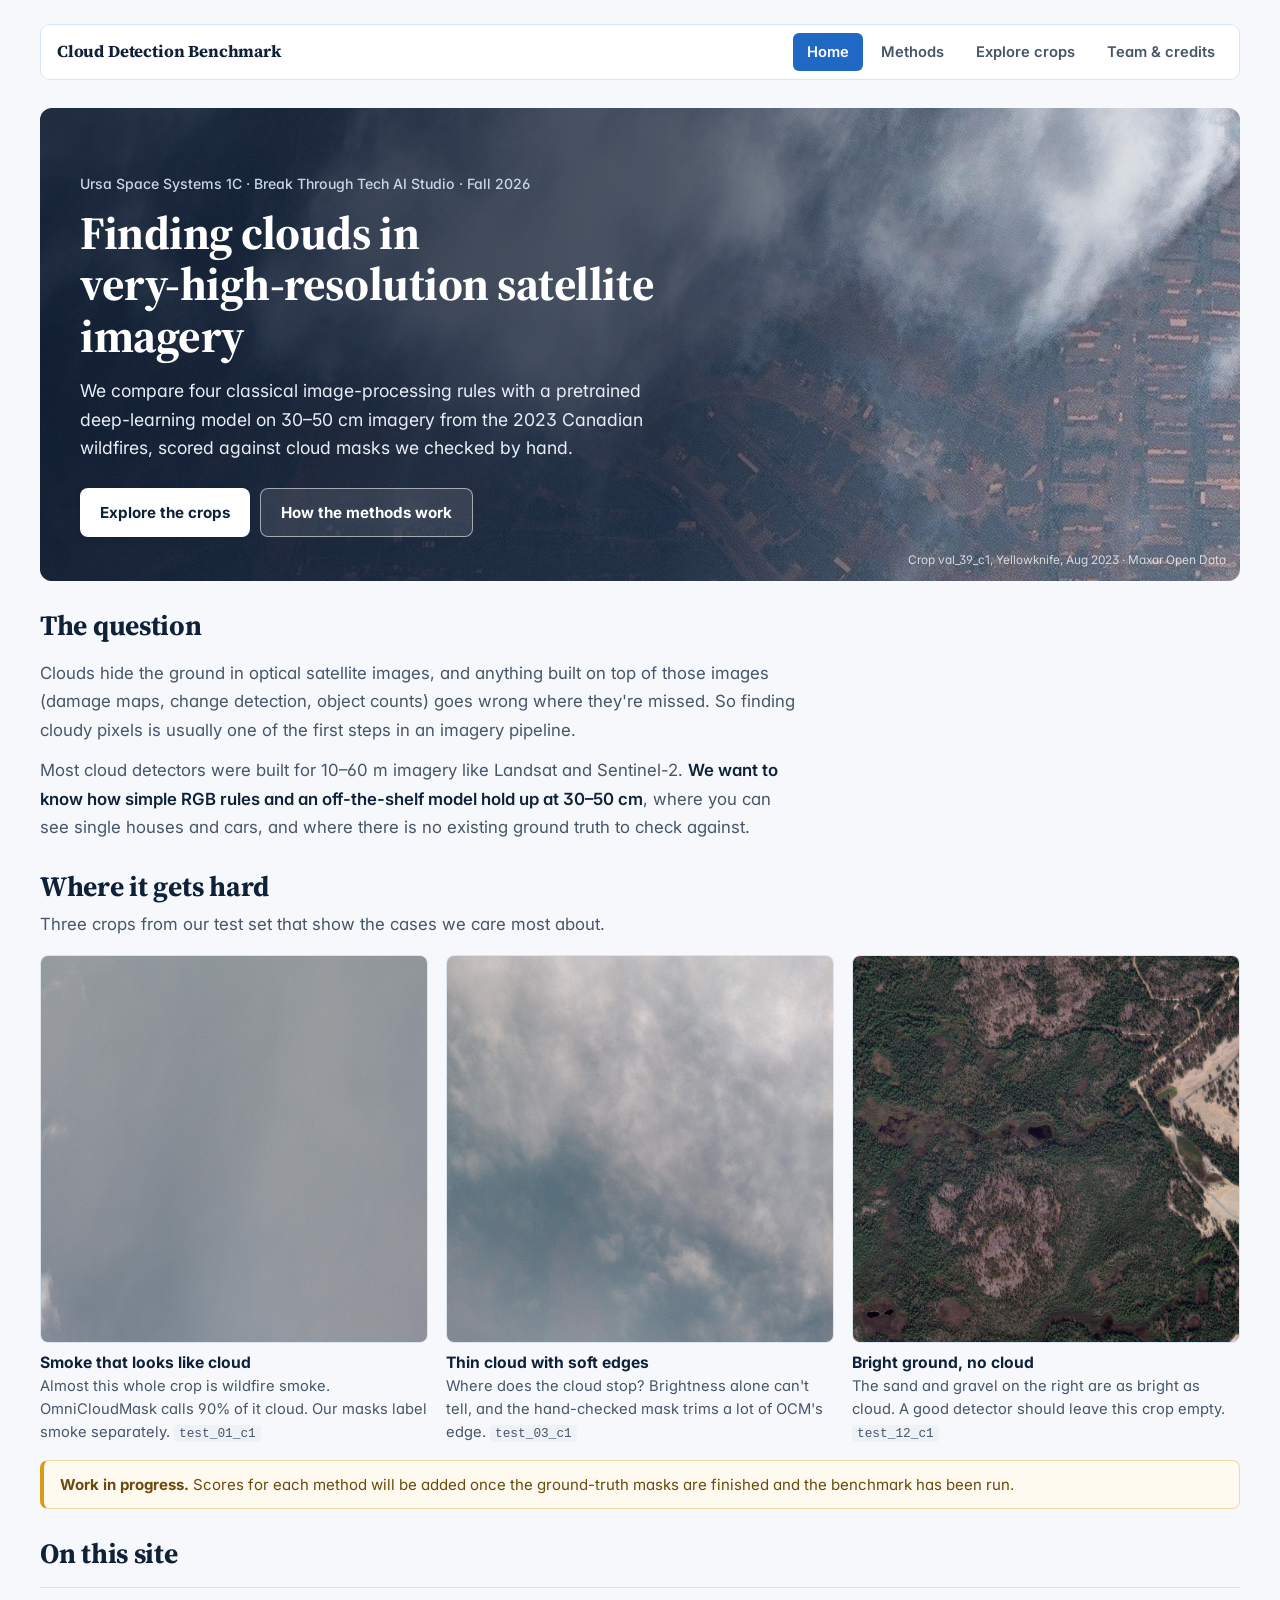
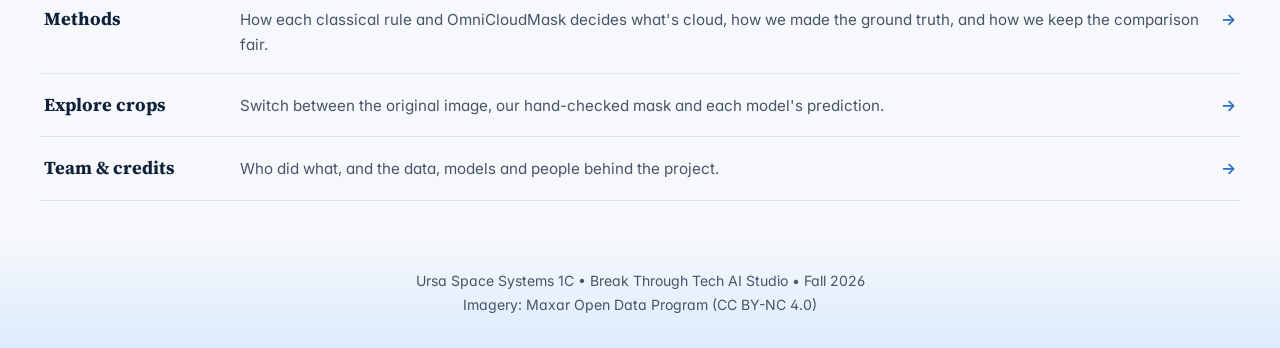
<file: web-demo/index.html>
<!doctype html>
<html lang="en">
<head>
  <meta charset="utf-8">
  <title>Cloud Detection Benchmark</title>
  <meta http-equiv="refresh" content="0; url=cloud-segmentation-app.html">
  <link rel="canonical" href="cloud-segmentation-app.html">
  <script>location.replace('cloud-segmentation-app.html' + location.search + location.hash);</script>
</head>
<body>
  <p>Redirecting to <a href="cloud-segmentation-app.html">the home page</a>…</p>
</body>
</html>
</file>
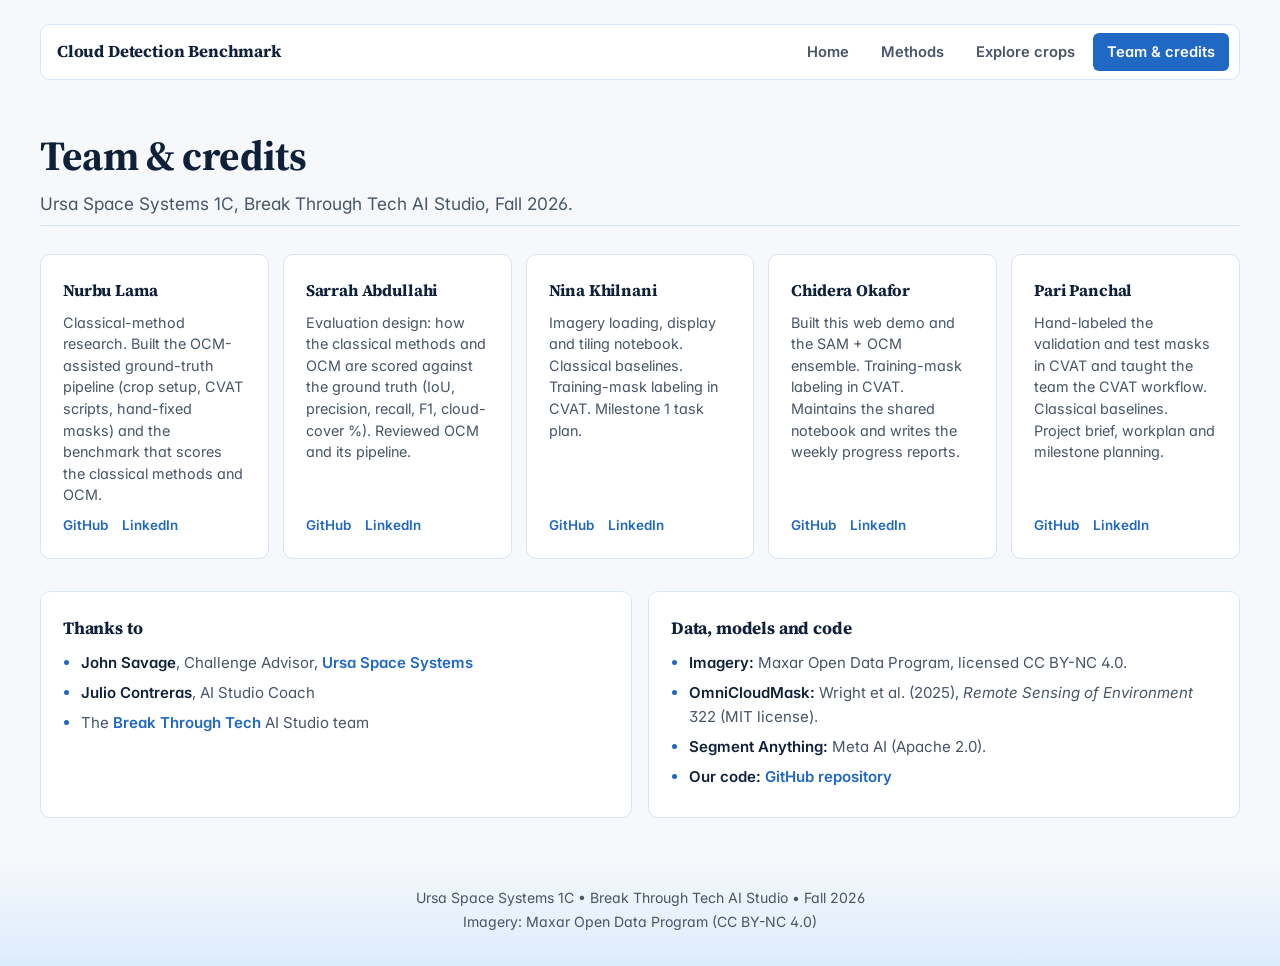
<file: web-demo/about.html>
<!DOCTYPE html>
<html lang="en">
<head>
  <meta charset="UTF-8">
  <meta name="viewport" content="width=device-width, initial-scale=1.0">
  <title>Team & credits | Cloud Detection Benchmark</title>
  <link rel="preconnect" href="https://fonts.googleapis.com">
  <link rel="preconnect" href="https://fonts.gstatic.com" crossorigin>
  <link href="https://fonts.googleapis.com/css2?family=Inter:wght@400;500;600;700&family=Source+Serif+4:opsz,wght@8..60,600;8..60,700&display=swap" rel="stylesheet">
  <link rel="stylesheet" href="styles.css">
</head>
<body>

<div class="container">

  <nav class="topnav" aria-label="Site">
    <a class="brand" href="cloud-segmentation-app.html">Cloud Detection Benchmark</a>
    <div class="topnav-links"><a href="cloud-segmentation-app.html">Home</a><a href="methods.html">Methods</a><a href="explore.html">Explore crops</a><a href="about.html" aria-current="page">Team &amp; credits</a></div>
  </nav>

  <header class="page-plain">
    <h1>Team &amp; credits</h1>
    <p>Ursa Space Systems 1C, Break Through Tech AI Studio, Fall 2026.</p>
  </header>

  <section class="section reveal" id="team">
    <div class="team-grid">
      <div class="card person">
        <div class="avatar" style="--a1:#5aa6f5;--a2:#a8d1fb">NL</div>
        <div class="person-name">Nurbu Lama</div>
        <div class="person-role">Classical-method research. Built the OCM-assisted ground-truth pipeline (crop setup, CVAT scripts, hand-fixed masks) and the benchmark that scores the classical methods and OCM.</div>
        <div class="person-links">
          <a class="ext" href="https://github.com/nurbu" target="_blank" rel="noopener">GitHub</a>
          <a class="ext" href="https://www.linkedin.com/in/nurbu-lama" target="_blank" rel="noopener">LinkedIn</a>
        </div>
      </div>
      <div class="card person">
        <div class="avatar" style="--a1:#7c8cf5;--a2:#b9c3fb">SA</div>
        <div class="person-name">Sarrah Abdullahi</div>
        <div class="person-role">Evaluation design: how the classical methods and OCM are scored against the ground truth (IoU, precision, recall, F1, cloud-cover %). Reviewed OCM and its pipeline.</div>
        <div class="person-links">
          <a class="ext" href="https://github.com/sab2131" target="_blank" rel="noopener">GitHub</a>
          <a class="ext" href="https://www.linkedin.com/in/sarrah-abdullahi/" target="_blank" rel="noopener">LinkedIn</a>
        </div>
      </div>
      <div class="card person">
        <div class="avatar" style="--a1:#4cb7c9;--a2:#a6e0e8">NK</div>
        <div class="person-name">Nina Khilnani</div>
        <div class="person-role">Imagery loading, display and tiling notebook. Classical baselines. Training-mask labeling in CVAT. Milestone 1 task plan.</div>
        <div class="person-links">
          <a class="ext" href="https://github.com/ninakhilnani" target="_blank" rel="noopener">GitHub</a>
          <a class="ext" href="https://www.linkedin.com/in/nina-kh/" target="_blank" rel="noopener">LinkedIn</a>
        </div>
      </div>
      <div class="card person">
        <div class="avatar" style="--a1:#f5a524;--a2:#fbd38d">CO</div>
        <div class="person-name">Chidera Okafor</div>
        <div class="person-role">Built this web demo and the SAM + OCM ensemble. Training-mask labeling in CVAT. Maintains the shared notebook and writes the weekly progress reports.</div>
        <div class="person-links">
          <a class="ext" href="https://github.com/ChideraOkaforNJIT" target="_blank" rel="noopener">GitHub</a>
          <a class="ext" href="https://www.linkedin.com/in/chideraokafornjit/" target="_blank" rel="noopener">LinkedIn</a>
        </div>
      </div>
      <div class="card person">
        <div class="avatar" style="--a1:#8b7cf5;--a2:#c9c0fb">PP</div>
        <div class="person-name">Pari Panchal</div>
        <div class="person-role">Hand-labeled the validation and test masks in CVAT and taught the team the CVAT workflow. Classical baselines. Project brief, workplan and milestone planning.</div>
        <div class="person-links">
          <a class="ext" href="https://github.com/paripanchall" target="_blank" rel="noopener">GitHub</a>
          <a class="ext" href="https://www.linkedin.com/in/pari-panchal/" target="_blank" rel="noopener">LinkedIn</a>
        </div>
      </div>
    </div>

    <div class="info-grid" style="margin-top: 16px;">
      <div class="card">
        <h3>Thanks to</h3>
        <ul class="credits-list">
          <li><strong>John Savage</strong>, Challenge Advisor, <a class="ext" href="https://ursaspace.com/" target="_blank" rel="noopener">Ursa Space Systems</a></li>
          <li><strong>Julio Contreras</strong>, AI Studio Coach</li>
          <li>The <a class="ext" href="https://www.breakthroughtech.org/" target="_blank" rel="noopener">Break Through Tech</a> AI Studio team</li>
        </ul>
      </div>
      <div class="card">
        <h3>Data, models and code</h3>
        <ul class="credits-list">
          <li><strong>Imagery:</strong> Maxar Open Data Program, licensed CC BY-NC 4.0.</li>
          <li><strong>OmniCloudMask:</strong> Wright et al. (2025), <em>Remote Sensing of Environment</em> 322 (MIT license).</li>
          <li><strong>Segment Anything:</strong> Meta AI (Apache 2.0).</li>
          <li><strong>Our code:</strong> <a class="ext" href="https://github.com/Break-Through-Tech/Ursa-Space-Systems-1C-cloud-detection-in-very-high-resolution-optical-satellite-imagery" target="_blank" rel="noopener">GitHub repository</a></li>
        </ul>
      </div>
    </div>
  </section>
</div>

<footer>
  <p>Ursa Space Systems 1C &bull; Break Through Tech AI Studio &bull; Fall 2026</p>
  <p>Imagery: Maxar Open Data Program (CC BY-NC 4.0)</p>
</footer>

<script src="site.js"></script>
</body>
</html>
</file>
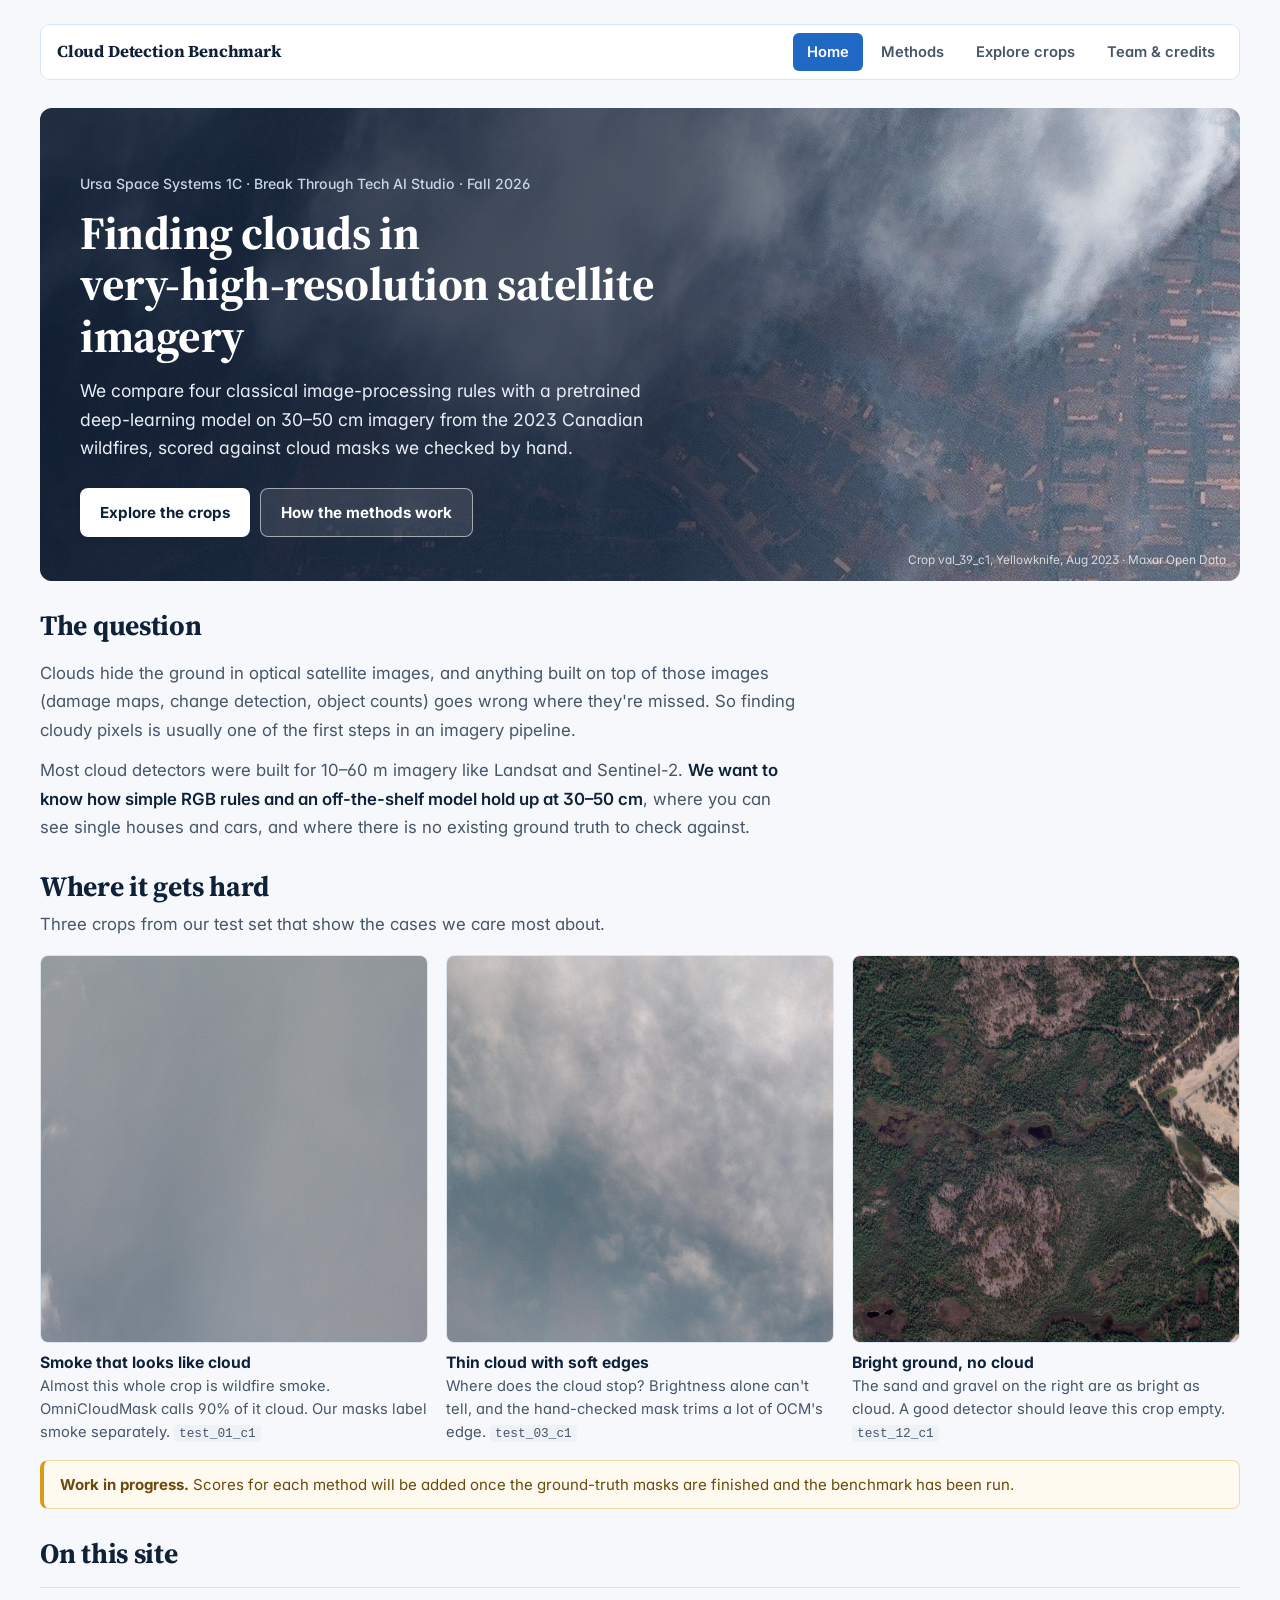
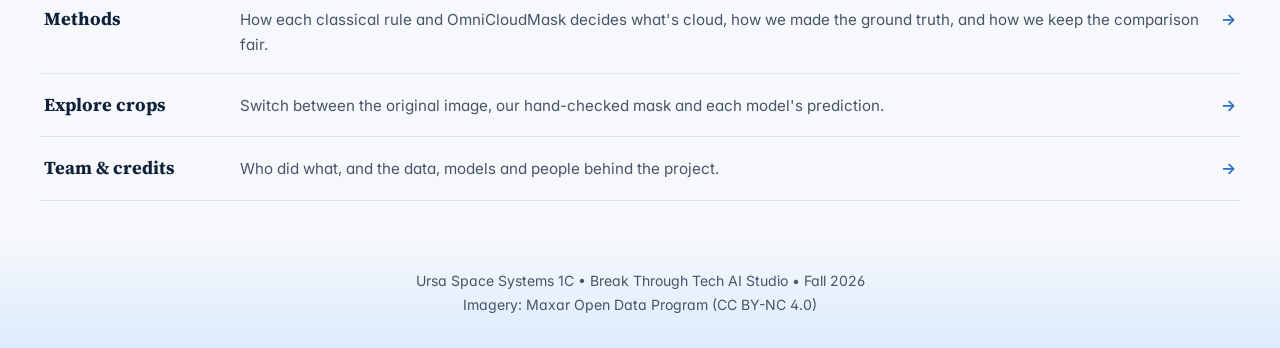
<file: web-demo/cloud-segmentation-app.html>
<!DOCTYPE html>
<html lang="en">
<head>
  <meta charset="UTF-8">
  <meta name="viewport" content="width=device-width, initial-scale=1.0">
  <title>Home | Cloud Detection Benchmark</title>
  <link rel="preconnect" href="https://fonts.googleapis.com">
  <link rel="preconnect" href="https://fonts.gstatic.com" crossorigin>
  <link href="https://fonts.googleapis.com/css2?family=Inter:wght@400;500;600;700&family=Source+Serif+4:opsz,wght@8..60,600;8..60,700&display=swap" rel="stylesheet">
  <link rel="stylesheet" href="styles.css">
</head>
<body>

<div class="container">

  <nav class="topnav" aria-label="Site">
    <a class="brand" href="cloud-segmentation-app.html">Cloud Detection Benchmark</a>
    <div class="topnav-links"><a href="cloud-segmentation-app.html" aria-current="page">Home</a><a href="methods.html">Methods</a><a href="explore.html">Explore crops</a><a href="about.html">Team &amp; credits</a></div>
  </nav>

  <header class="hero-photo">
    <div class="hero-img" aria-hidden="true"></div>
    <div class="kicker">Ursa Space Systems 1C &middot; Break Through Tech AI Studio &middot; Fall 2026</div>
    <h1>Finding clouds in <span style="white-space: nowrap;">very&#8209;high&#8209;resolution</span> satellite imagery</h1>
    <p class="subtitle">
      We compare four classical image-processing rules with a pretrained deep-learning model on 30&ndash;50&nbsp;cm
      imagery from the 2023 Canadian wildfires, scored against cloud masks we checked by hand.
    </p>
    <div class="cta-row">
      <a class="btn btn-light" href="explore.html">Explore the crops</a>
      <a class="btn btn-ghost" href="methods.html">How the methods work</a>
    </div>
    <div class="credit">Crop val_39_c1, Yellowknife, Aug 2023 &middot; Maxar Open Data</div>
  </header>

  <section class="section reveal">
    <h2 class="section-title">The question</h2>
    <div class="prose">
      <p>
        Clouds hide the ground in optical satellite images, and anything built on top of those images
        (damage maps, change detection, object counts) goes wrong where they're missed. So finding cloudy
        pixels is usually one of the first steps in an imagery pipeline.
      </p>
      <p>
        Most cloud detectors were built for 10&ndash;60&nbsp;m imagery like Landsat and Sentinel-2.
        <strong>We want to know how simple RGB rules and an off-the-shelf model hold up at 30&ndash;50&nbsp;cm</strong>,
        where you can see single houses and cars, and where there is no existing ground truth to check against.
      </p>
    </div>
  </section>

  <section class="section reveal">
    <div class="section-head">
      <h2 class="section-title">Where it gets hard</h2>
      <p class="section-lead">Three crops from our test set that show the cases we care most about.</p>
    </div>
    <div class="figure-grid">
      <figure class="crop-fig">
        <img src="samples/gt_test_01_c1_orig.jpg" alt="Flat grey wildfire smoke covering a whole crop" loading="lazy">
        <figcaption><strong>Smoke that looks like cloud</strong>Almost this whole crop is wildfire smoke. OmniCloudMask calls 90% of it cloud. Our masks label smoke separately. <code>test_01_c1</code></figcaption>
      </figure>
      <figure class="crop-fig">
        <img src="samples/gt_test_03_c1_orig.jpg" alt="Thin, see-through cloud over darker terrain" loading="lazy">
        <figcaption><strong>Thin cloud with soft edges</strong>Where does the cloud stop? Brightness alone can't tell, and the hand-checked mask trims a lot of OCM's edge. <code>test_03_c1</code></figcaption>
      </figure>
      <figure class="crop-fig">
        <img src="samples/gt_test_12_c1_orig.jpg" alt="Forest with bright sandy clearings and a gravel road" loading="lazy">
        <figcaption><strong>Bright ground, no cloud</strong>The sand and gravel on the right are as bright as cloud. A good detector should leave this crop empty. <code>test_12_c1</code></figcaption>
      </figure>
    </div>
    <div class="status-note"><span><strong>Work in progress.</strong> Scores for each method will be added once the ground-truth masks are finished and the benchmark has been run.</span></div>
  </section>

  <section class="section reveal">
    <h2 class="section-title">On this site</h2>
    <div class="toc">
      <a href="methods.html"><span class="toc-title">Methods</span><span class="toc-desc">How each classical rule and OmniCloudMask decides what's cloud, how we made the ground truth, and how we keep the comparison fair.</span><span class="toc-go">&rarr;</span></a>
      <a href="explore.html"><span class="toc-title">Explore crops</span><span class="toc-desc">Switch between the original image, our hand-checked mask and each model's prediction.</span><span class="toc-go">&rarr;</span></a>
      <a href="about.html"><span class="toc-title">Team &amp; credits</span><span class="toc-desc">Who did what, and the data, models and people behind the project.</span><span class="toc-go">&rarr;</span></a>
    </div>
  </section>

</div>

<footer>
  <p>Ursa Space Systems 1C &bull; Break Through Tech AI Studio &bull; Fall 2026</p>
  <p>Imagery: Maxar Open Data Program (CC BY-NC 4.0)</p>
</footer>

<script src="site.js"></script>
</body>
</html>
</file>
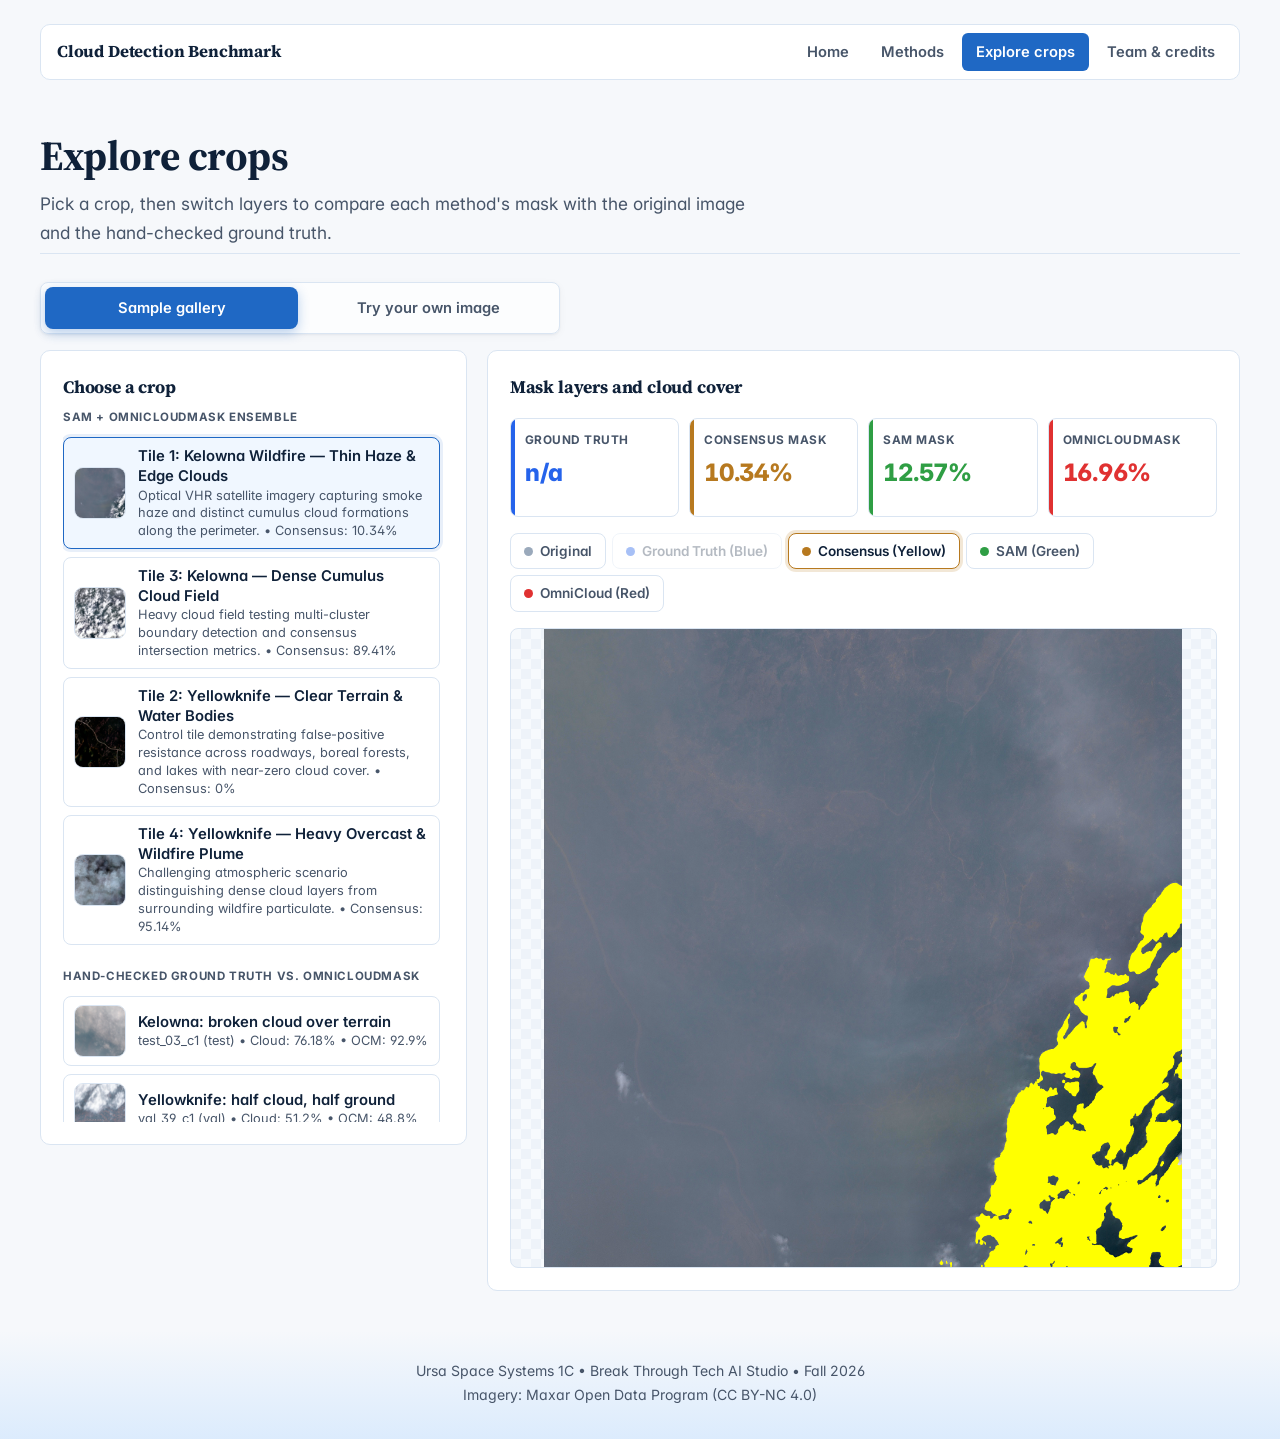
<file: web-demo/explore.html>
<!DOCTYPE html>
<html lang="en">
<head>
  <meta charset="UTF-8">
  <meta name="viewport" content="width=device-width, initial-scale=1.0">
  <title>Explore crops | Cloud Detection Benchmark</title>
  <link rel="preconnect" href="https://fonts.googleapis.com">
  <link rel="preconnect" href="https://fonts.gstatic.com" crossorigin>
  <link href="https://fonts.googleapis.com/css2?family=Inter:wght@400;500;600;700&family=Source+Serif+4:opsz,wght@8..60,600;8..60,700&display=swap" rel="stylesheet">
  <link rel="stylesheet" href="styles.css">
</head>
<body>

<div class="container">

  <nav class="topnav" aria-label="Site">
    <a class="brand" href="cloud-segmentation-app.html">Cloud Detection Benchmark</a>
    <div class="topnav-links"><a href="cloud-segmentation-app.html">Home</a><a href="methods.html">Methods</a><a href="explore.html" aria-current="page">Explore crops</a><a href="about.html">Team &amp; credits</a></div>
  </nav>

  <header class="page-plain">
    <h1>Explore crops</h1>
    <p>Pick a crop, then switch layers to compare each method's mask with the original image and the hand-checked ground truth.</p>
  </header>

  <section class="section" id="explore">

  <!-- Navigation Mode Switcher -->
  <div class="mode-switcher">
    <button class="mode-btn active" id="btnModePrecomputed">
      Sample gallery
    </button>
    <button class="mode-btn" id="btnModeLive">
      Try your own image
    </button>
  </div>

  <!-- Live Backend URL Banner (Shown in Live Mode) -->
  <div class="backend-config" id="liveConfigBanner" style="display: none;">
    <label for="backendUrl">Backend API Endpoint:</label>
    <input type="text" id="backendUrl" value="http://localhost:8001" placeholder="e.g. https://xxxx.trycloudflare.com">
    <div class="status-indicator">
      <span class="dot" id="statusDot"></span>
      <span id="statusText">Connecting...</span>
    </div>
  </div>

  <!-- Main Grid -->
  <div class="app-grid">

    <!-- Left Column: Controls (Switches between Precomputed & Live) -->
    <div class="card" id="cardControls">
      
      <!-- Precomputed Selector Panel -->
      <div id="panelPrecomputed">
        <h2 class="card-title">Choose a crop</h2>
        <div class="sample-list" id="sampleListContainer">
          <!-- Sample items populated by JS -->
        </div>
      </div>

      <!-- Live Custom Upload Panel -->
      <div id="panelLive" style="display: none;">
        <h2 class="card-title">Upload an image</h2>
        <div class="upload-zone" id="uploadZone">
          <input type="file" id="imageInput" accept="image/*">
          
          <div id="uploadPromptText" style="font-weight: 500;">Click or drag satellite imagery here</div>
        </div>
        <img id="imagePreview" class="preview-box" alt="Input Preview">

        <div class="control-group" style="margin-top: 14px;">
          <div class="control-header">
            <span>Brightness Offset</span>
            <span class="control-val" id="brightnessVal">-100</span>
          </div>
          <input type="range" id="brightnessSlider" min="-150" max="150" step="10" value="-100">
        </div>

        <div class="control-group">
          <div class="control-header">
            <span>Contrast Multiplier</span>
            <span class="control-val" id="contrastVal">1.5</span>
          </div>
          <input type="range" id="contrastSlider" min="0.5" max="3.0" step="0.1" value="1.5">
        </div>

        <div class="control-group">
          <div class="control-header">
            <span>Whiteness Prompt Threshold</span>
            <span class="control-val" id="thresholdVal">175</span>
          </div>
          <input type="range" id="thresholdSlider" min="100" max="250" step="5" value="175">
        </div>

        <button class="btn-submit" id="submitBtn">
          <div class="spinner" id="spinner"></div>
          <span id="btnText">Segment Clouds</span>
        </button>
      </div>

    </div>

    <!-- Right Column: Results & Overlays -->
    <div class="card">
      <h2 class="card-title">Mask layers and cloud cover</h2>

      <!-- Metrics Cards -->
      <div class="metrics-container">
        <div class="metric-card gt">
          <div class="metric-label">Ground Truth</div>
          <div class="metric-value" id="gtMetric">--%</div>
          <div class="metric-sub" id="gtSmokeMetric"></div>
        </div>
        <div class="metric-card consensus">
          <div class="metric-label">Consensus Mask</div>
          <div class="metric-value" id="consensusMetric">--%</div>
        </div>
        <div class="metric-card sam">
          <div class="metric-label">SAM Mask</div>
          <div class="metric-value" id="samMetric">--%</div>
        </div>
        <div class="metric-card omni">
          <div class="metric-label">OmniCloudMask</div>
          <div class="metric-value" id="omniMetric">--%</div>
        </div>
      </div>

      <!-- Result Tabs -->
      <div class="tabs-header">
        <button class="tab-btn" data-tab="orig">Original</button>
        <button class="tab-btn" data-tab="gt">Ground Truth (Blue)</button>
        <button class="tab-btn active" data-tab="consensus">Consensus (Yellow)</button>
        <button class="tab-btn" data-tab="sam">SAM (Green)</button>
        <button class="tab-btn" data-tab="omni">OmniCloud (Red)</button>
      </div>

      <!-- Image Viewer -->
      <div class="result-display">
        <img id="mainResultImg" class="result-img" alt="Mask Overlay">
      </div>
      <div class="legend" id="gtLegend" style="display: none;">
        <span style="--swatch: #388bfd;">Cloud</span>
        <span style="--swatch: #ff8c00;">Smoke (not cloud)</span>
        <span style="--swatch: #a0a0a0;">Unsure</span>
      </div>
      <div class="sample-note" id="sampleNote"></div>

    </div>

  </div>

  </section>
</div>

<footer>
  <p>Ursa Space Systems 1C &bull; Break Through Tech AI Studio &bull; Fall 2026</p>
  <p>Imagery: Maxar Open Data Program (CC BY-NC 4.0)</p>
</footer>
<script src="samples_data.js"></script>
<script src="gt_samples_data.js"></script>
<script>
  // Fallback sample data in case samples_data.js hasn't been generated yet
  const DEFAULT_SAMPLES = [
    {
      id: "sample_1",
      title: "Kelowna Wildfire Smoke & Cloud Tile",
      desc: "Very high-resolution optical satellite imagery (British Columbia)",
      orig: "samples/sample_1_orig.jpg",
      consensus: "samples/sample_1_consensus.png",
      sam: "samples/sample_1_sam.png",
      omni: "samples/sample_1_omni.png",
      metrics: { consensus: 24.85, sam: 32.40, omni: 28.10 }
    },
    {
      id: "sample_2",
      title: "Urban Albedo & Cloud Cover Tile",
      desc: "Challenging reflective rooftops and surface albedo features",
      orig: "samples/sample_2_orig.jpg",
      consensus: "samples/sample_2_consensus.png",
      sam: "samples/sample_2_sam.png",
      omni: "samples/sample_2_omni.png",
      metrics: { consensus: 18.20, sam: 23.50, omni: 20.40 }
    }
  ];

  const ENSEMBLE_SAMPLES = (typeof SAMPLES_MANIFEST !== 'undefined') ? SAMPLES_MANIFEST : DEFAULT_SAMPLES;
  const GT_SAMPLES = (typeof GT_SAMPLES_MANIFEST !== 'undefined') ? GT_SAMPLES_MANIFEST : [];
  const SAMPLE_SECTIONS = [
    { title: 'SAM + OmniCloudMask ensemble', items: ENSEMBLE_SAMPLES },
    { title: 'Hand-checked ground truth vs. OmniCloudMask', items: GT_SAMPLES },
  ].filter(s => s.items.length);
  const SAMPLES = SAMPLE_SECTIONS.flatMap(s => s.items);

  // Which views a sample has an image for
  function availableTabs(s) {
    if (activeMode === 'live') return ['orig', 'consensus', 'sam', 'omni'];
    return ['orig', 'gt', 'consensus', 'sam', 'omni'].filter(t => s && s[t]);
  }
  const fmt = v => (v === undefined || v === null) ? 'n/a' : `${v}%`;

  // DOM Elements
  const btnModePrecomputed = document.getElementById('btnModePrecomputed');
  const btnModeLive = document.getElementById('btnModeLive');
  const panelPrecomputed = document.getElementById('panelPrecomputed');
  const panelLive = document.getElementById('panelLive');
  const liveConfigBanner = document.getElementById('liveConfigBanner');
  const sampleListContainer = document.getElementById('sampleListContainer');

  const mainResultImg = document.getElementById('mainResultImg');
  const consensusMetric = document.getElementById('consensusMetric');
  const samMetric = document.getElementById('samMetric');
  const omniMetric = document.getElementById('omniMetric');
  const gtMetric = document.getElementById('gtMetric');
  const gtSmokeMetric = document.getElementById('gtSmokeMetric');
  const gtLegend = document.getElementById('gtLegend');
  const sampleNote = document.getElementById('sampleNote');
  const tabBtns = document.querySelectorAll('.tab-btn');

  let activeMode = 'precomputed';
  let activeSample = SAMPLES[0] || null;
  let activeTab = 'consensus';

  let liveImages = { consensus: '', sam: '', omni: '' };
  let liveMetrics = { consensus: '--', sam: '--', omni: '--' };

  // Render Sample List
  function initSamples() {
    sampleListContainer.innerHTML = '';
    SAMPLE_SECTIONS.forEach(section => {
      const header = document.createElement('div');
      header.className = 'sample-section';
      header.textContent = section.title;
      sampleListContainer.appendChild(header);

      section.items.forEach(s => {
        const isGt = s.kind === 'gt';
        const summary = isGt
          ? `${s.crop} (${s.split}) &bull; Cloud: ${s.metrics.gt}% &bull; OCM: ${s.metrics.omni}%`
          : `${s.desc || 'Optical satellite tile'} &bull; Consensus: ${s.metrics.consensus}%`;
        const item = document.createElement('div');
        item.className = `sample-item ${s === activeSample ? 'active' : ''}`;
        item.innerHTML = `
          <img class="sample-thumb" src="${s.orig}" alt="" loading="lazy">
          <div class="sample-info">
            <div class="sample-name">${s.title}</div>
            <div class="sample-sub">${summary}</div>
          </div>
        `;
        item.addEventListener('click', () => {
          document.querySelectorAll('.sample-item').forEach(el => el.classList.remove('active'));
          item.classList.add('active');
          activeSample = s;
          // Ground-truth samples open on the ground truth; others keep their usual default
          if (isGt) activeTab = 'gt';
          else if (activeTab === 'gt') activeTab = 'consensus';
          renderDisplay();
        });
        sampleListContainer.appendChild(item);
      });
    });
  }

  function syncTabs() {
    const avail = availableTabs(activeSample);
    if (!avail.includes(activeTab)) activeTab = avail.includes('consensus') ? 'consensus' : avail[0];
    tabBtns.forEach(b => {
      const t = b.getAttribute('data-tab');
      b.disabled = !avail.includes(t);
      b.title = b.disabled
        ? (t === 'gt' ? 'No hand-checked mask for this tile' : 'Not run on this crop')
        : '';
      b.classList.toggle('active', t === activeTab);
    });
  }

  // Render Display
  function renderDisplay() {
    syncTabs();
    gtLegend.style.display = activeTab === 'gt' ? 'flex' : 'none';

    if (activeMode === 'precomputed' && activeSample) {
      const m = activeSample.metrics;
      gtMetric.textContent = fmt(m.gt);
      gtSmokeMetric.textContent = m.gt_smoke ? `+ ${m.gt_smoke}% smoke` : '';
      consensusMetric.textContent = fmt(m.consensus);
      samMetric.textContent = fmt(m.sam);
      omniMetric.textContent = fmt(m.omni);
      sampleNote.textContent = activeSample.kind === 'gt'
        ? `${activeSample.desc} Ground truth: OCM's draft, then fixed by hand in CVAT. Percentages are the share of the crop marked as cloud.`
        : '';

      if (activeSample[activeTab]) setResultImg(activeSample[activeTab]);
    } else if (activeMode === 'live') {
      gtMetric.textContent = 'n/a';
      gtSmokeMetric.textContent = '';
      sampleNote.textContent = '';
      consensusMetric.textContent = liveMetrics.consensus;
      samMetric.textContent = liveMetrics.sam;
      omniMetric.textContent = liveMetrics.omni;

      const src = activeTab === 'orig' ? imagePreview.src : liveImages[activeTab];
      if (src) setResultImg(src);
    }
  }

  // Switch Modes
  btnModePrecomputed.addEventListener('click', () => {
    activeMode = 'precomputed';
    btnModePrecomputed.classList.add('active');
    btnModeLive.classList.remove('active');
    panelPrecomputed.style.display = 'block';
    panelLive.style.display = 'none';
    liveConfigBanner.style.display = 'none';
    renderDisplay();
  });

  btnModeLive.addEventListener('click', () => {
    activeMode = 'live';
    btnModeLive.classList.add('active');
    btnModePrecomputed.classList.remove('active');
    panelPrecomputed.style.display = 'none';
    panelLive.style.display = 'block';
    liveConfigBanner.style.display = 'flex';
    checkBackend();
    renderDisplay();
  });

  // Tab Buttons
  tabBtns.forEach(btn => {
    btn.addEventListener('click', () => {
      tabBtns.forEach(b => b.classList.remove('active'));
      btn.classList.add('active');
      activeTab = btn.getAttribute('data-tab');
      renderDisplay();
    });
  });

  // Live Backend Logic
  const backendInput = document.getElementById('backendUrl');
  const statusDot = document.getElementById('statusDot');
  const statusText = document.getElementById('statusText');
  const imageInput = document.getElementById('imageInput');
  const imagePreview = document.getElementById('imagePreview');
  const uploadPromptText = document.getElementById('uploadPromptText');

  const brightnessSlider = document.getElementById('brightnessSlider');
  const brightnessVal = document.getElementById('brightnessVal');
  const contrastSlider = document.getElementById('contrastSlider');
  const contrastVal = document.getElementById('contrastVal');
  const thresholdSlider = document.getElementById('thresholdSlider');
  const thresholdVal = document.getElementById('thresholdVal');

  const submitBtn = document.getElementById('submitBtn');
  const spinner = document.getElementById('spinner');
  const btnText = document.getElementById('btnText');

  brightnessSlider.addEventListener('input', (e) => brightnessVal.textContent = e.target.value);
  contrastSlider.addEventListener('input', (e) => contrastVal.textContent = parseFloat(e.target.value).toFixed(1));
  thresholdSlider.addEventListener('input', (e) => thresholdVal.textContent = e.target.value);

  async function checkBackend() {
    const url = backendInput.value.trim().replace(/\/+$/, '');
    statusDot.className = 'dot';
    statusText.textContent = 'Connecting...';
    try {
      const resp = await fetch(url + '/', { method: 'GET' });
      // Check the JSON body too: a plain file server also answers GET / with 200.
      const body = resp.ok ? await resp.json().catch(() => null) : null;
      if (body && body.status === 'ok') {
        statusDot.className = 'dot connected';
        statusText.textContent = 'Backend online';
      } else throw new Error();
    } catch {
      statusDot.className = 'dot error';
      statusText.textContent = 'Cannot reach backend (Check URL or start server)';
    }
  }
  backendInput.addEventListener('change', checkBackend);

  imageInput.addEventListener('change', (e) => {
    const file = e.target.files[0];
    if (file) {
      uploadPromptText.textContent = file.name;
      const reader = new FileReader();
      reader.onload = (ev) => {
        imagePreview.src = ev.target.result;
        imagePreview.style.display = 'block';
      };
      reader.readAsDataURL(file);
    }
  });

  submitBtn.addEventListener('click', async () => {
    const file = imageInput.files[0];
    if (!file) { alert('Please choose an image first.'); return; }

    const backendUrl = backendInput.value.trim().replace(/\/+$/, '');
    const formData = new FormData();
    formData.append('file', file);
    formData.append('brightness', brightnessSlider.value);
    formData.append('contrast', contrastSlider.value);
    formData.append('whiteness_threshold', thresholdSlider.value);

    submitBtn.disabled = true;
    spinner.style.display = 'inline-block';
    btnText.textContent = 'Segmenting...';

    try {
      const resp = await fetch(`${backendUrl}/predict`, { method: 'POST', body: formData });
      if (!resp.ok) throw new Error('HTTP ' + resp.status);
      const data = await resp.json();

      liveMetrics.consensus = `${data.metrics.consensus_coverage}%`;
      liveMetrics.sam = `${data.metrics.sam_coverage}%`;
      liveMetrics.omni = `${data.metrics.omni_coverage}%`;

      liveImages.consensus = data.images.consensus;
      liveImages.sam = data.images.sam;
      liveImages.omni = data.images.omni;

      renderDisplay();
    } catch (err) {
      alert(`Error running prediction: ${err.message}. Make sure your backend server is running!`);
    } finally {
      submitBtn.disabled = false;
      spinner.style.display = 'none';
      btnText.textContent = 'Segment Clouds';
    }
  });

  // Fade the main image out, swap it, and fade back in once the new one has loaded
  function setResultImg(src) {
    const abs = new URL(src, location.href).href;
    if (mainResultImg.src === abs) return;
    mainResultImg.classList.add('loading');
    const img = new Image();
    img.onload = img.onerror = () => {
      setTimeout(() => {
        mainResultImg.src = src;
        mainResultImg.classList.remove('loading');
      }, 150);
    };
    img.src = src;
  }

  // Init
  initSamples();
  renderDisplay();
</script>
<script src="site.js"></script>
</body>
</html>
</file>
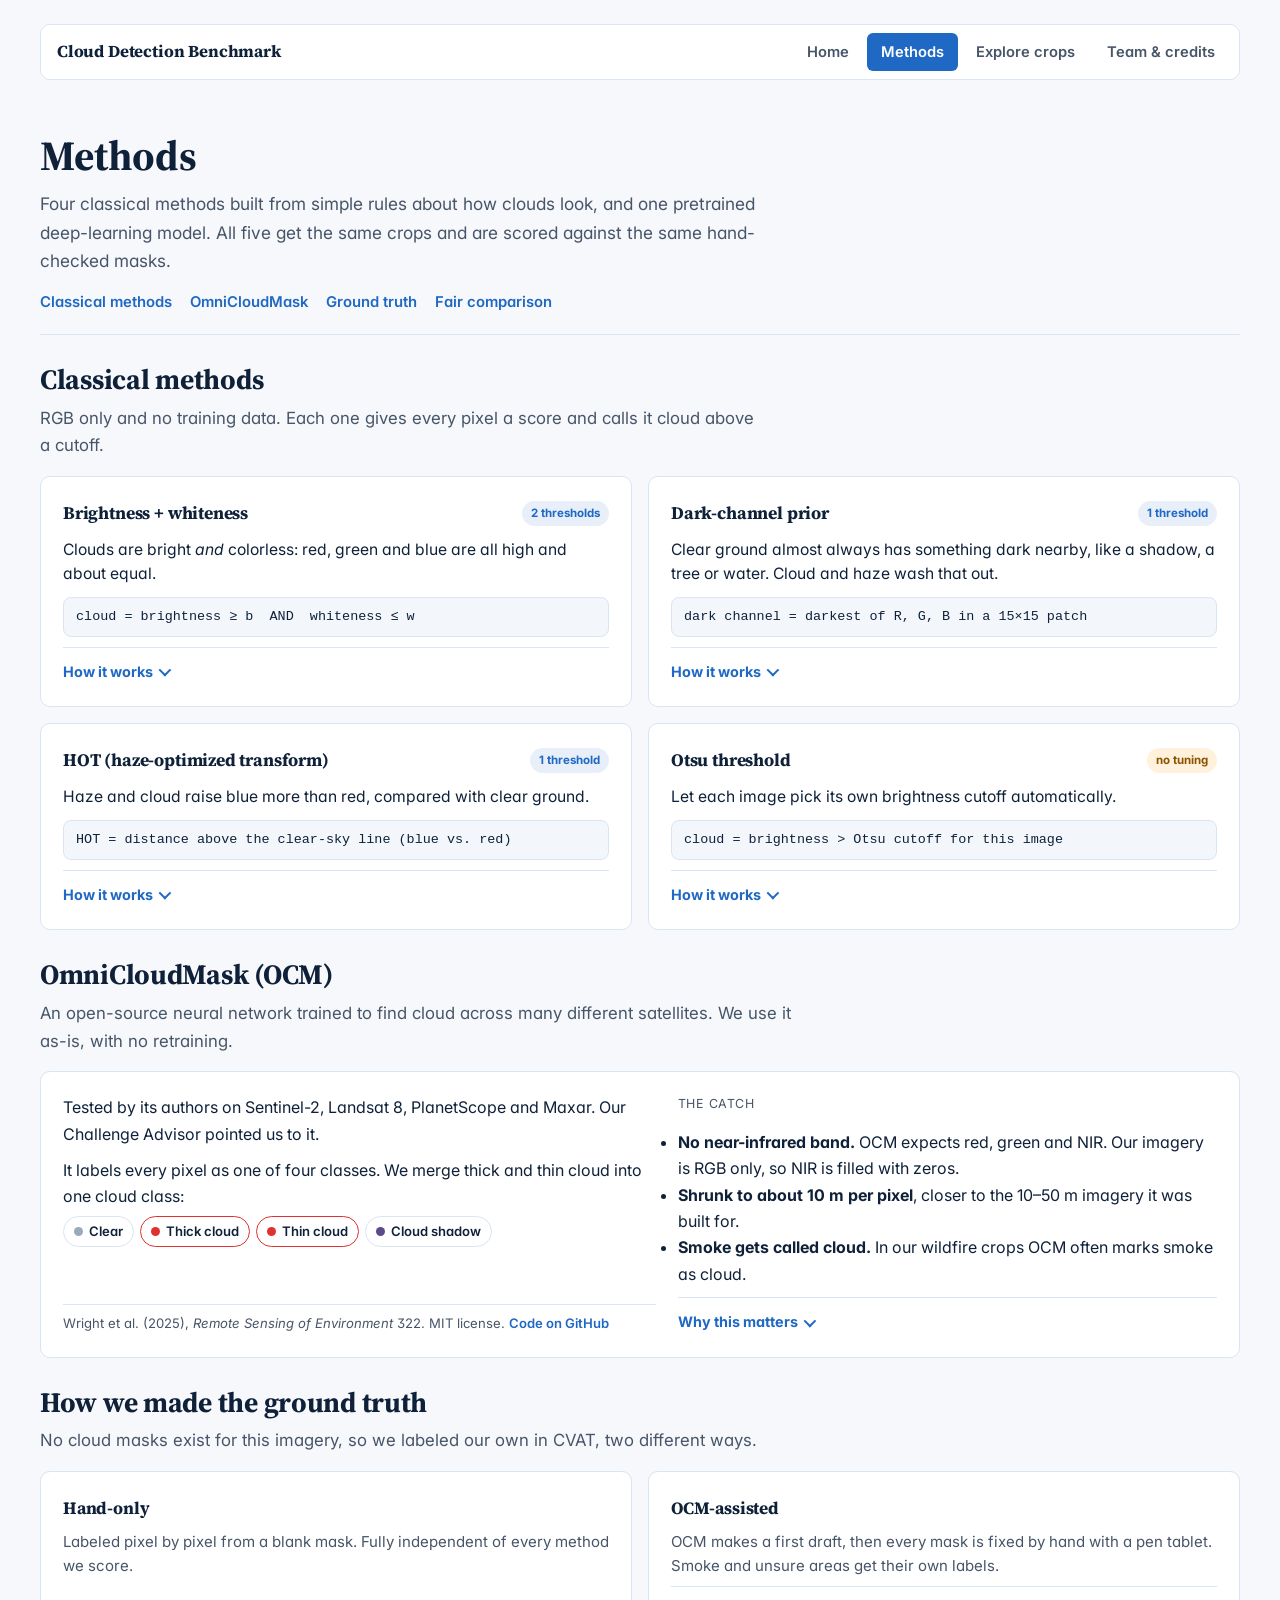
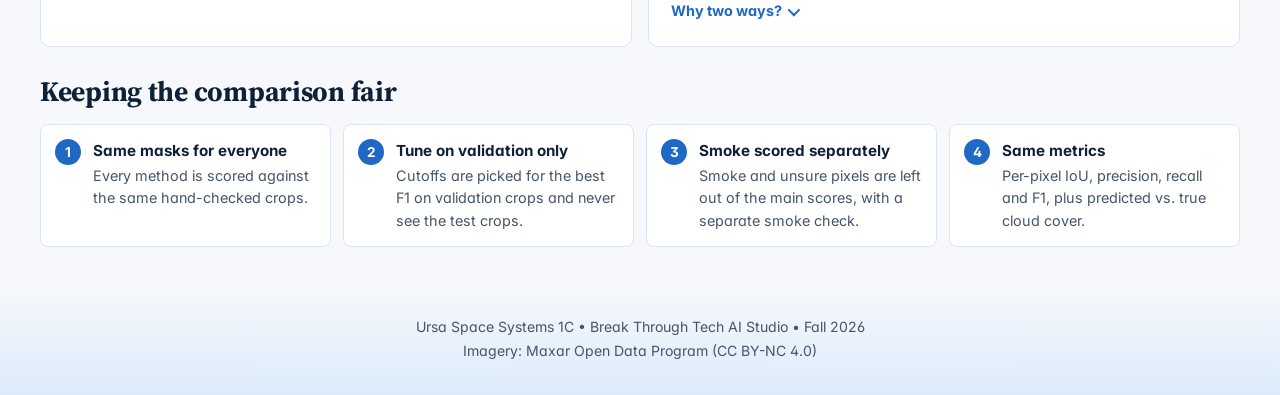
<file: web-demo/methods.html>
<!DOCTYPE html>
<html lang="en">
<head>
  <meta charset="UTF-8">
  <meta name="viewport" content="width=device-width, initial-scale=1.0">
  <title>Methods | Cloud Detection Benchmark</title>
  <link rel="preconnect" href="https://fonts.googleapis.com">
  <link rel="preconnect" href="https://fonts.gstatic.com" crossorigin>
  <link href="https://fonts.googleapis.com/css2?family=Inter:wght@400;500;600;700&family=Source+Serif+4:opsz,wght@8..60,600;8..60,700&display=swap" rel="stylesheet">
  <link rel="stylesheet" href="styles.css">
</head>
<body>

<div class="container">

  <nav class="topnav" aria-label="Site">
    <a class="brand" href="cloud-segmentation-app.html">Cloud Detection Benchmark</a>
    <div class="topnav-links"><a href="cloud-segmentation-app.html">Home</a><a href="methods.html" aria-current="page">Methods</a><a href="explore.html">Explore crops</a><a href="about.html">Team &amp; credits</a></div>
  </nav>

  <header class="page-plain">
    <h1>Methods</h1>
    <p>Four classical methods built from simple rules about how clouds look, and one pretrained deep-learning model. All five get the same crops and are scored against the same hand-checked masks.</p>
    <div class="jump"><a href="#classical">Classical methods</a><a href="#ocm">OmniCloudMask</a><a href="#ground-truth">Ground truth</a><a href="#fair">Fair comparison</a></div>
  </header>

  <section class="section reveal" id="classical">
    <div class="section-head">
      <h2 class="section-title">Classical methods</h2>
      <p class="section-lead">RGB only and no training data. Each one gives every pixel a score and calls it cloud above a cutoff.</p>
    </div>
    <div class="method-grid">
      <div class="card method-card">
        <div class="method-head"><h3>Brightness + whiteness</h3><span class="method-tag ">2 thresholds</span></div>
        <div class="method-idea">Clouds are bright <em>and</em> colorless: red, green and blue are all high and about equal.</div>
        <div class="rule">cloud = brightness &ge; b&nbsp;&nbsp;AND&nbsp;&nbsp;whiteness &le; w</div>
        <details class="more">
          <summary>How it works</summary>
          <div class="more-body">
            <p>Brightness is the average of R, G and B. Whiteness measures how far the three bands are from their average, so 0 means perfectly grey or white. Both cutoffs are picked together on the validation crops.</p>
            <div class="pros-cons">
              <div class="good"><h4>Good at</h4><ul><li>Thick, bright cloud</li><li>Fast and easy to explain</li></ul></div>
              <div class="bad"><h4>Struggles with</h4><ul><li>White rooftops, sand and snow</li><li>Thin cloud, which is darker and takes on the ground's color</li></ul></div>
            </div>
            <div class="method-source">Zhu &amp; Woodcock (2012), the Fmask paper. Whiteness test from G&oacute;mez-Chova et al. (2007).</div>
          </div>
        </details>
      </div>
      <div class="card method-card">
        <div class="method-head"><h3>Dark-channel prior</h3><span class="method-tag ">1 threshold</span></div>
        <div class="method-idea">Clear ground almost always has something dark nearby, like a shadow, a tree or water. Cloud and haze wash that out.</div>
        <div class="rule">dark channel = darkest of R, G, B in a 15&times;15 patch</div>
        <details class="more">
          <summary>How it works</summary>
          <div class="more-body">
            <p>For every pixel it takes the darkest band, then the darkest value in the surrounding patch. If even that is bright, the area is probably cloud or haze. The cutoff is picked on the validation crops.</p>
            <div class="pros-cons">
              <div class="good"><h4>Good at</h4><ul><li>Haze and thin cloud</li><li>Ignoring a single bright pixel next to dark ground</li></ul></div>
              <div class="bad"><h4>Struggles with</h4><ul><li>Large, evenly bright surfaces</li><li>Exact cloud edges, since the patch blurs them</li></ul></div>
            </div>
            <div class="method-source">He, Sun &amp; Tang (2009), <em>Single image haze removal using dark channel prior</em>, CVPR.</div>
          </div>
        </details>
      </div>
      <div class="card method-card">
        <div class="method-head"><h3>HOT (haze-optimized transform)</h3><span class="method-tag ">1 threshold</span></div>
        <div class="method-idea">Haze and cloud raise blue more than red, compared with clear ground.</div>
        <div class="rule">HOT = distance above the clear-sky line (blue vs. red)</div>
        <details class="more">
          <summary>How it works</summary>
          <div class="more-body">
            <p>On clear ground, blue and red follow a steady straight-line relationship. We fit that line on the pixels marked clear in the validation masks, then score each pixel by how far above the line it sits.</p>
            <div class="pros-cons">
              <div class="good"><h4>Good at</h4><ul><li>Thin cloud and haze</li><li>Uses color, not just brightness</li></ul></div>
              <div class="bad"><h4>Struggles with</h4><ul><li>Noise at high resolution, which usually needs a median filter (not added yet)</li><li>Surfaces that are naturally blue-ish</li></ul></div>
            </div>
            <div class="method-source">Zhang, Guindon &amp; Cihlar (2002), <em>Remote Sensing of Environment</em> 82.</div>
          </div>
        </details>
      </div>
      <div class="card method-card">
        <div class="method-head"><h3>Otsu threshold</h3><span class="method-tag warm">no tuning</span></div>
        <div class="method-idea">Let each image pick its own brightness cutoff automatically.</div>
        <div class="rule">cloud = brightness &gt; Otsu cutoff for this image</div>
        <details class="more">
          <summary>How it works</summary>
          <div class="more-body">
            <p>Otsu's method splits an image's brightness histogram into the two groups that are most different from each other. Nothing is tuned, so it shows how far a fully automatic rule gets.</p>
            <div class="pros-cons">
              <div class="good"><h4>Good at</h4><ul><li>Crops with a clear mix of cloud and ground</li><li>Needs no labeled data at all</li></ul></div>
              <div class="bad"><h4>Struggles with</h4><ul><li>Crops that are all cloud or all clear, where it still splits the image in two</li><li>Bright ground, like the brightness rule</li></ul></div>
            </div>
            <div class="method-source">Otsu (1979), <em>IEEE Transactions on Systems, Man, and Cybernetics</em> 9(1).</div>
          </div>
        </details>
      </div>
    </div>
  </section>

  <section class="section reveal" id="ocm">
    <div class="section-head">
      <h2 class="section-title">OmniCloudMask (OCM)</h2>
      <p class="section-lead">An open-source neural network trained to find cloud across many different satellites. We use it as-is, with no retraining.</p>
    </div>
    <div class="card ocm-card">
      <div class="ocm-col">
        <p>Tested by its authors on Sentinel-2, Landsat 8, PlanetScope and Maxar. Our Challenge Advisor pointed us to it.</p>
        <div>
          <p style="margin-bottom: 6px;">It labels every pixel as one of four classes. We merge thick and thin cloud into one cloud class:</p>
          <div class="class-chips">
            <span class="class-chip" style="--c: #9aa9bb;">Clear</span>
            <span class="class-chip merged" style="--c: var(--mask-omni);">Thick cloud</span>
            <span class="class-chip merged" style="--c: var(--mask-omni);">Thin cloud</span>
            <span class="class-chip" style="--c: #5b4b8a;">Cloud shadow</span>
          </div>
        </div>
        <div class="method-source">Wright et al. (2025), <em>Remote Sensing of Environment</em> 322. MIT license.
          <a href="https://github.com/DPIRD-DMA/OmniCloudMask" target="_blank" rel="noopener">Code on GitHub</a></div>
      </div>
      <div class="ocm-col">
        <div class="ocm-subhead">The catch</div>
        <ul>
          <li><strong>No near-infrared band.</strong> OCM expects red, green and NIR. Our imagery is RGB only, so NIR is filled with zeros.</li>
          <li><strong>Shrunk to about 10&nbsp;m per pixel</strong>, closer to the 10&ndash;50&nbsp;m imagery it was built for.</li>
          <li><strong>Smoke gets called cloud.</strong> In our wildfire crops OCM often marks smoke as cloud.</li>
        </ul>
        <details class="more">
          <summary>Why this matters</summary>
          <div class="more-body">
            <p>Missing NIR and the change in resolution could both make OCM look worse on our imagery than it really is. Testing it with a real NIR band is one of our stretch goals.</p>
          </div>
        </details>
      </div>
    </div>
  </section>

  <section class="section reveal" id="ground-truth">
    <div class="section-head">
      <h2 class="section-title">How we made the ground truth</h2>
      <p class="section-lead">No cloud masks exist for this imagery, so we labeled our own in CVAT, two different ways.</p>
    </div>
    <div class="info-grid">
      <div class="card">
        <h3>Hand-only</h3>
        <p>Labeled pixel by pixel from a blank mask. Fully independent of every method we score.</p>
      </div>
      <div class="card">
        <h3>OCM-assisted</h3>
        <p>OCM makes a first draft, then every mask is fixed by hand with a pen tablet. Smoke and unsure areas get their own labels.</p>
        <details class="more">
          <summary>Why two ways?</summary>
          <div class="more-body">
            <p>Starting from OCM's draft saves time, but could favor OCM when it's scored. Scoring on both mask sets shows whether that happens.</p>
          </div>
        </details>
      </div>
    </div>
  </section>

  <section class="section reveal" id="fair">
    <div class="section-head">
      <h2 class="section-title">Keeping the comparison fair</h2>
    </div>
    <div class="fair-steps">
      <div class="fair-step"><strong>Same masks for everyone</strong>Every method is scored against the same hand-checked crops.</div>
      <div class="fair-step"><strong>Tune on validation only</strong>Cutoffs are picked for the best F1 on validation crops and never see the test crops.</div>
      <div class="fair-step"><strong>Smoke scored separately</strong>Smoke and unsure pixels are left out of the main scores, with a separate smoke check.</div>
      <div class="fair-step"><strong>Same metrics</strong>Per-pixel IoU, precision, recall and F1, plus predicted vs. true cloud cover.</div>
    </div>
  </section>

</div>

<footer>
  <p>Ursa Space Systems 1C &bull; Break Through Tech AI Studio &bull; Fall 2026</p>
  <p>Imagery: Maxar Open Data Program (CC BY-NC 4.0)</p>
</footer>

<script src="site.js"></script>
</body>
</html>
</file>
<file: web-demo/styles.css>
:root {
      /* Sky palette */
      --sky-1: #bcdcff;
      --sky-2: #dcecff;
      --sky-3: #f3f8ff;
      --bg: #f3f7fc;
      --card-bg: rgba(255, 255, 255, 0.86);
      --card-solid: #ffffff;
      --border: #dae5f2;
      --border-strong: #c3d4e8;
      --text: #0f2139;
      --text-muted: #475569;
      --primary: #1f68c4;
      --primary-hover: #17539f;
      --primary-soft: rgba(31, 104, 196, 0.10);
      --sun: #f5a524;
      --shadow-sm: 0 1px 2px rgba(18, 38, 63, 0.05), 0 2px 8px rgba(18, 38, 63, 0.04);
      --shadow-md: 0 4px 14px rgba(18, 38, 63, 0.08), 0 12px 32px rgba(47, 127, 224, 0.08);
      /* Mask colors (match the overlay images) */
      --mask-gt: #2563eb;
      --mask-consensus: #b7791f;
      --mask-sam: #2f9e44;
      --mask-omni: #e03131;
      /* kept for the live-mode status dot */
      --green: #2f9e44;
      --red: #e03131;
      --blue: #2f7fe0;
      --radius: 16px;
    }

    * { box-sizing: border-box; margin: 0; padding: 0; }
    html { scroll-behavior: smooth; }

    body {
      font-family: "Inter", -apple-system, BlinkMacSystemFont, "Segoe UI", Roboto, Helvetica, Arial, sans-serif;
      background:
        radial-gradient(1200px 500px at 15% -10%, var(--sky-1) 0%, transparent 60%),
        radial-gradient(900px 420px at 95% 0%, var(--sky-2) 0%, transparent 60%),
        linear-gradient(180deg, var(--sky-3) 0%, var(--bg) 40%);
      background-attachment: fixed;
      color: var(--text);
      font-size: 16px;
      line-height: 1.65;
      font-feature-settings: "cv11", "ss01";
      padding: 24px 16px 0;
      display: flex;
      flex-direction: column;
      align-items: center;
      min-height: 100vh;
      -webkit-font-smoothing: antialiased;
    }

    a { color: var(--primary); }

    .container {
      width: 100%;
      max-width: 1200px;
      display: flex;
      flex-direction: column;
      gap: 28px;
    }

    /* ---------- Hero ---------- */
    header.hero {
      position: relative;
      overflow: hidden;
      border-radius: 24px;
      padding: 56px 40px 40px;
      background: linear-gradient(155deg, #123f7d 0%, #1a56a8 48%, #2b74cf 100%);
      color: #fff;
      box-shadow: var(--shadow-md);
      isolation: isolate;
    }
    header.hero::after { /* soft sun glow */
      content: ""; position: absolute; z-index: -1;
      width: 340px; height: 340px; right: -80px; top: -120px; border-radius: 50%;
      background: radial-gradient(circle, rgba(255, 226, 150, 0.55) 0%, rgba(255, 200, 100, 0.18) 40%, transparent 70%);
      animation: glow 9s ease-in-out infinite alternate;
    }
    @keyframes glow { from { transform: scale(1); opacity: 0.85; } to { transform: scale(1.12); opacity: 1; } }

    .hero-clouds { position: absolute; inset: 0; z-index: -1; pointer-events: none; }
    .cloud {
      position: absolute; left: -260px;
      width: 220px; height: 64px; border-radius: 64px;
      background: rgba(255, 255, 255, 0.9);
      filter: blur(2px);
      animation: drift linear infinite;
    }
    .cloud::before, .cloud::after {
      content: ""; position: absolute; background: inherit; border-radius: 50%;
    }
    .cloud::before { width: 96px; height: 96px; left: 34px; top: -46px; }
    .cloud::after { width: 120px; height: 120px; left: 92px; top: -62px; }
    .cloud.c1 { top: 86%; transform: scale(1.1); animation-duration: 60s; animation-delay: -12s; opacity: 0.18; }
    .cloud.c2 { top: 3%; transform: scale(0.6); animation-duration: 75s; animation-delay: -40s; opacity: 0.22; }
    .cloud.c3 { top: 98%; transform: scale(0.8); animation-duration: 90s; animation-delay: -66s; opacity: 0.2; }
    .cloud.c4 { top: 6%; transform: scale(0.45); animation-duration: 110s; animation-delay: -20s; opacity: 0.16; }
    @keyframes drift { from { left: -260px; } to { left: 110%; } }

    .eyebrow {
      display: inline-flex; flex-wrap: wrap; gap: 8px; margin-bottom: 14px;
    }
    .badge {
      background: rgba(255, 255, 255, 0.18);
      border: 1px solid rgba(255, 255, 255, 0.45);
      color: #fff;
      padding: 4px 12px;
      font-size: 0.8rem;
      font-weight: 600;
      border-radius: 999px;
      letter-spacing: 0.2px;
      backdrop-filter: blur(6px);
    }
    h1, h2, h3, .section-title, .card-title, .person-name {
      font-family: "Plus Jakarta Sans", "Inter", -apple-system, "Segoe UI", sans-serif;
    }
    h1 {
      font-size: clamp(2rem, 4.4vw, 3rem);
      line-height: 1.1;
      font-weight: 800;
      letter-spacing: -0.025em;
      max-width: 780px;
      color: #ffffff;
      text-wrap: balance;
    }
    p.subtitle {
      margin-top: 14px;
      font-size: 1.12rem;
      line-height: 1.6;
      max-width: 640px;
      color: #e6f0ff;
      text-wrap: pretty;
    }

    .page-nav { display: flex; flex-wrap: wrap; gap: 8px; margin-top: 26px; }
    .page-nav a {
      color: var(--text); text-decoration: none; font-size: 0.92rem; font-weight: 600;
      padding: 9px 18px; border-radius: 999px;
      background: #ffffff;
      box-shadow: var(--shadow-sm);
      transition: transform 0.2s ease, background 0.2s ease, box-shadow 0.2s ease;
    }
    .page-nav a:hover { transform: translateY(-2px); background: #fff; box-shadow: var(--shadow-md); }

    /* ---------- Sections ---------- */
    .section { scroll-margin-top: 20px; display: flex; flex-direction: column; gap: 16px; }
    .section-head { display: flex; flex-direction: column; gap: 8px; }
    .section-title { font-size: 1.85rem; line-height: 1.2; font-weight: 800; letter-spacing: -0.02em; color: var(--text); }
    .section-lead { color: var(--text-muted); font-size: 1.05rem; line-height: 1.65; max-width: 760px; text-wrap: pretty; }

    .card {
      background: var(--card-bg);
      backdrop-filter: blur(8px);
      border: 1px solid var(--border);
      border-radius: var(--radius);
      padding: 22px;
      display: flex;
      flex-direction: column;
      gap: 16px;
      box-shadow: var(--shadow-sm);
      transition: transform 0.25s ease, box-shadow 0.25s ease, border-color 0.25s ease;
    }
    .info-grid .card:hover, .team-grid .card:hover {
      transform: translateY(-3px);
      box-shadow: var(--shadow-md);
      border-color: var(--border-strong);
    }
    .card-title {
      font-size: 1.1rem;
      font-weight: 700;
      letter-spacing: -0.01em;
      color: var(--text);
    }

    .info-grid { display: grid; grid-template-columns: repeat(auto-fit, minmax(240px, 1fr)); gap: 16px; }
    .info-grid .card { gap: 8px; }
    .info-grid .card h3 { font-size: 1.08rem; font-weight: 700; letter-spacing: -0.01em; color: var(--text); display: flex; align-items: center; gap: 10px; }
    .info-grid .card p, .info-grid .card li { color: var(--text-muted); font-size: 0.94rem; line-height: 1.6; }
    .info-grid .card ul { padding-left: 18px; }
    .info-grid .card li { margin-bottom: 6px; }
    .info-grid .card li::marker { color: var(--primary); }
    .info-grid .card strong { color: var(--text); font-weight: 600; }
    .icon {
      width: 34px; height: 34px; border-radius: 10px; flex: none;
      display: inline-flex; align-items: center; justify-content: center;
      background: var(--primary-soft); color: var(--primary);
    }
    .icon svg { width: 18px; height: 18px; }

    .status-note {
      display: flex; gap: 12px; align-items: flex-start;
      padding: 12px 16px; border-radius: 12px; font-size: 0.94rem; line-height: 1.55;
      background: #fff8e8; border: 1px solid #f6dca4; color: #6b4a0b;
    }
    .status-note::before {
      content: ""; flex: none; width: 10px; height: 10px; margin-top: 6px; border-radius: 50%;
      background: var(--sun); box-shadow: 0 0 0 0 rgba(245, 165, 36, 0.6);
      animation: pulse 2.2s ease-out infinite;
    }
    @keyframes pulse { to { box-shadow: 0 0 0 10px rgba(245, 165, 36, 0); } }

    /* ---------- Methods ---------- */
    .method-group-title {
      font-size: 0.78rem; text-transform: uppercase; letter-spacing: 0.6px; font-weight: 700;
      color: var(--text-muted); margin-top: 6px;
    }
    .method-grid { display: grid; grid-template-columns: repeat(auto-fit, minmax(min(100%, 440px), 1fr)); gap: 16px; }
    .method-card { gap: 10px; }
    .method-card:hover { transform: translateY(-3px); box-shadow: var(--shadow-md); border-color: var(--border-strong); }
    .method-head { display: flex; align-items: center; gap: 10px; }
    .method-head h3 { font-size: 1.1rem; font-weight: 700; letter-spacing: -0.01em; color: var(--text); }
    .method-tag {
      margin-left: auto; font-size: 0.72rem; font-weight: 700; padding: 3px 9px; border-radius: 999px;
      background: var(--primary-soft); color: var(--primary); white-space: nowrap;
    }
    .method-tag.warm { background: #fff1db; color: #8a5300; }
    .method-idea { font-size: 0.98rem; color: var(--text); line-height: 1.55; }
    .rule {
      font-family: ui-monospace, "Cascadia Code", Consolas, monospace; font-size: 0.84rem;
      background: #f3f7fc; border: 1px solid var(--border); border-radius: 10px; padding: 8px 12px; color: var(--text);
      overflow-x: auto;
    }
    .method-card p, .method-card li { font-size: 0.92rem; color: var(--text-muted); line-height: 1.6; }
    .method-card ul { padding-left: 18px; }
    .method-card li { margin-bottom: 4px; }
    .method-card li::marker { color: var(--primary); }
    .method-card strong { color: var(--text); font-weight: 600; }
    .pros-cons { display: grid; grid-template-columns: 1fr 1fr; gap: 12px; }
    @media (max-width: 520px) { .pros-cons { grid-template-columns: 1fr; } }
    .pros-cons h4, .ocm-subhead { font-size: 0.78rem; text-transform: uppercase; letter-spacing: 0.5px; margin-bottom: 4px; }
    .ocm-subhead { color: var(--text-muted); }
    .pros-cons .good h4 { color: #217a35; }
    .pros-cons .bad h4 { color: #b02a2a; }
    .method-source { font-size: 0.82rem; color: var(--text-muted); border-top: 1px solid var(--border); padding-top: 8px; margin-top: auto; }
    .method-source a { color: var(--primary); text-decoration: none; font-weight: 600; }
    .method-source a:hover { text-decoration: underline; }
    .ocm-card { display: grid; grid-template-columns: 1.1fr 1fr; gap: 22px; }
    @media (max-width: 820px) { .ocm-card { grid-template-columns: 1fr; } }
    .ocm-col { display: flex; flex-direction: column; gap: 10px; }
    .class-chips { display: flex; flex-wrap: wrap; gap: 6px; }
    .class-chip {
      display: inline-flex; align-items: center; gap: 6px; font-size: 0.82rem; font-weight: 600;
      padding: 4px 10px; border-radius: 999px; background: #fff; border: 1px solid var(--border); color: var(--text);
    }
    .class-chip::before { content: ""; width: 9px; height: 9px; border-radius: 50%; background: var(--c); }
    .class-chip.merged { border-color: var(--mask-omni); }
    .fair-steps { display: grid; grid-template-columns: repeat(auto-fit, minmax(210px, 1fr)); gap: 12px; counter-reset: step; }
    .fair-step {
      position: relative; background: #fff; border: 1px solid var(--border); border-radius: 12px;
      padding: 14px 14px 14px 52px; font-size: 0.9rem; color: var(--text-muted); line-height: 1.55;
    }
    .fair-step strong { display: block; color: var(--text); font-size: 0.95rem; margin-bottom: 2px; }
    .fair-step::before {
      counter-increment: step; content: counter(step);
      position: absolute; left: 14px; top: 14px; width: 26px; height: 26px; border-radius: 50%;
      background: var(--primary); color: #fff; font-weight: 700; font-size: 0.85rem;
      display: flex; align-items: center; justify-content: center;
    }

    /* ---------- Explore: mode switcher ---------- */
    .mode-switcher {
      display: flex;
      background: rgba(255, 255, 255, 0.7);
      border: 1px solid var(--border);
      border-radius: 999px;
      padding: 4px;
      gap: 4px;
      max-width: 520px;
      box-shadow: var(--shadow-sm);
    }
    .mode-btn {
      flex: 1;
      background: transparent;
      border: none;
      color: var(--text-muted);
      font: inherit;
      font-size: 0.92rem;
      font-weight: 600;
      padding: 9px 16px;
      border-radius: 999px;
      cursor: pointer;
      transition: background 0.25s ease, color 0.25s ease, box-shadow 0.25s ease;
    }
    .mode-btn:hover { color: var(--text); }
    .mode-btn.active { background: var(--primary); color: #fff; box-shadow: 0 4px 12px rgba(31, 104, 196, 0.3); }

    .backend-config {
      background: var(--card-bg);
      border: 1px dashed var(--border-strong);
      border-radius: 12px;
      padding: 12px 18px;
      display: flex; flex-wrap: wrap; align-items: center; gap: 12px;
      font-size: 0.88rem;
    }
    .backend-config input {
      flex: 1; min-width: 260px;
      background: #fff; border: 1px solid var(--border); color: var(--text);
      padding: 7px 12px; border-radius: 8px; font-size: 0.88rem; font-family: ui-monospace, monospace;
    }
    .status-indicator { display: flex; align-items: center; gap: 6px; font-size: 0.82rem; color: var(--text-muted); }
    .dot { width: 8px; height: 8px; border-radius: 50%; background: #9aa9bb; }
    .dot.connected { background: var(--green); }
    .dot.error { background: var(--red); }

    /* ---------- Explore: grid ---------- */
    .app-grid { display: grid; grid-template-columns: minmax(300px, 0.85fr) 1.5fr; gap: 20px; align-items: start; }
    @media (max-width: 900px) { .app-grid { grid-template-columns: 1fr; } }

    .sample-list { display: flex; flex-direction: column; gap: 8px; max-height: 720px; overflow-y: auto; padding-right: 4px; }
    .sample-section {
      font-size: 0.72rem; text-transform: uppercase; letter-spacing: 0.6px; color: var(--text-muted);
      font-weight: 700; margin: 6px 0 2px;
    }
    .sample-section:not(:first-child) { margin-top: 14px; }
    .sample-item {
      display: flex; align-items: center; gap: 12px;
      background: #fff;
      border: 1px solid var(--border);
      border-radius: 12px;
      padding: 8px 10px;
      cursor: pointer;
      transition: transform 0.2s ease, border-color 0.2s ease, box-shadow 0.2s ease, background 0.2s ease;
    }
    .sample-item:hover { transform: translateX(3px); border-color: var(--border-strong); box-shadow: var(--shadow-sm); }
    .sample-item.active { border-color: var(--primary); background: #f0f7ff; box-shadow: 0 0 0 3px var(--primary-soft); }
    .sample-thumb {
      width: 52px; height: 52px; border-radius: 9px; object-fit: cover; flex: none;
      background: var(--sky-2); border: 1px solid var(--border);
    }
    .sample-info { flex: 1; min-width: 0; }
    .sample-name { font-size: 0.93rem; font-weight: 600; color: var(--text); line-height: 1.35; }
    .sample-sub { font-size: 0.8rem; color: var(--text-muted); line-height: 1.4; }

    .upload-zone {
      border: 2px dashed var(--border-strong); border-radius: 12px; padding: 24px 16px; text-align: center;
      cursor: pointer; background: #fff; position: relative; transition: border-color 0.2s, background 0.2s;
    }
    .upload-zone:hover { border-color: var(--primary); background: #f5faff; }
    .upload-zone input[type="file"] { position: absolute; width: 100%; height: 100%; top: 0; left: 0; opacity: 0; cursor: pointer; }
    .preview-box { display: none; width: 100%; max-height: 220px; object-fit: contain; border-radius: 10px; border: 1px solid var(--border); margin-top: 8px; }

    .control-group { display: flex; flex-direction: column; gap: 6px; }
    .control-header { display: flex; justify-content: space-between; font-size: 0.88rem; font-weight: 500; }
    .control-val { color: var(--primary); font-family: ui-monospace, monospace; font-weight: 600; }
    input[type="range"] { -webkit-appearance: none; appearance: none; width: 100%; height: 6px; background: var(--sky-2); border-radius: 3px; outline: none; }
    input[type="range"]::-webkit-slider-thumb {
      -webkit-appearance: none; width: 18px; height: 18px; border-radius: 50%; background: var(--primary);
      cursor: pointer; box-shadow: 0 2px 6px rgba(47, 127, 224, 0.4);
    }
    .btn-submit {
      background: var(--primary); color: #fff; border: none; border-radius: 999px; padding: 12px 20px;
      font: inherit; font-weight: 600; cursor: pointer; display: flex; align-items: center; justify-content: center; gap: 8px;
      transition: background 0.2s, transform 0.2s;
    }
    .btn-submit:hover:not(:disabled) { background: var(--primary-hover); transform: translateY(-1px); }
    .btn-submit:disabled { opacity: 0.6; cursor: not-allowed; }
    .spinner { display: none; width: 18px; height: 18px; border: 3px solid rgba(255,255,255,0.35); border-top-color: #fff; border-radius: 50%; animation: spin 0.8s linear infinite; }
    @keyframes spin { to { transform: rotate(360deg); } }

    /* Metrics */
    .metrics-container { display: grid; grid-template-columns: repeat(4, 1fr); gap: 10px; }
    @media (max-width: 640px) { .metrics-container { grid-template-columns: repeat(2, 1fr); } }
    .metric-card {
      position: relative; overflow: hidden;
      background: #fff; border: 1px solid var(--border); border-radius: 12px; padding: 12px 14px;
    }
    .metric-card::before { content: ""; position: absolute; left: 0; top: 0; bottom: 0; width: 4px; background: var(--c, var(--primary)); }
    .metric-card.gt { --c: var(--mask-gt); }
    .metric-card.consensus { --c: var(--mask-consensus); }
    .metric-card.sam { --c: var(--mask-sam); }
    .metric-card.omni { --c: var(--mask-omni); }
    .metric-label { font-size: 0.74rem; text-transform: uppercase; letter-spacing: 0.5px; color: var(--text-muted); font-weight: 700; margin-bottom: 2px; }
    .metric-value { font-size: 1.5rem; letter-spacing: -0.01em; font-weight: 800; color: var(--c, var(--text)); font-variant-numeric: tabular-nums; transition: opacity 0.3s; }
    .metric-sub { font-size: 0.72rem; color: var(--text-muted); min-height: 1em; }

    /* Layer tabs */
    .tabs-header { display: flex; flex-wrap: wrap; gap: 6px; }
    .tab-btn {
      display: inline-flex; align-items: center; gap: 7px;
      background: #fff; border: 1px solid var(--border); color: var(--text-muted);
      padding: 6px 13px; font: inherit; font-size: 0.85rem; font-weight: 600; border-radius: 999px; cursor: pointer;
      transition: background 0.2s, color 0.2s, border-color 0.2s, box-shadow 0.2s;
    }
    .tab-btn::before { content: ""; width: 9px; height: 9px; border-radius: 50%; background: var(--c, #9aa9bb); }
    .tab-btn[data-tab="orig"] { --c: #9aa9bb; }
    .tab-btn[data-tab="gt"] { --c: var(--mask-gt); }
    .tab-btn[data-tab="consensus"] { --c: var(--mask-consensus); }
    .tab-btn[data-tab="sam"] { --c: var(--mask-sam); }
    .tab-btn[data-tab="omni"] { --c: var(--mask-omni); }
    .tab-btn:hover { color: var(--text); border-color: var(--border-strong); }
    .tab-btn.active { color: var(--text); border-color: var(--c); box-shadow: 0 0 0 3px color-mix(in srgb, var(--c) 18%, transparent); }
    .tab-btn:disabled { opacity: 0.4; cursor: not-allowed; }
    .tab-btn:disabled:hover { color: var(--text-muted); border-color: var(--border); }

    .result-display {
      width: 100%; aspect-ratio: 1 / 1; max-height: 640px;
      background:
        linear-gradient(45deg, #eef3f9 25%, transparent 25%, transparent 75%, #eef3f9 75%) 0 0 / 20px 20px,
        linear-gradient(45deg, #eef3f9 25%, #f7fafd 25%, #f7fafd 75%, #eef3f9 75%) 10px 10px / 20px 20px;
      border: 1px solid var(--border); border-radius: 12px;
      display: flex; align-items: center; justify-content: center; overflow: hidden;
    }
    .result-img { width: 100%; height: 100%; object-fit: contain; transition: opacity 0.35s ease; }
    .result-img.loading { opacity: 0; }

    .legend { display: flex; flex-wrap: wrap; gap: 14px; font-size: 0.86rem; color: var(--text-muted); }
    .legend span::before {
      content: ""; display: inline-block; width: 10px; height: 10px; border-radius: 3px;
      margin-right: 6px; background: var(--swatch); vertical-align: -1px;
    }
    .sample-note { font-size: 0.92rem; color: var(--text-muted); line-height: 1.5; }
    .sample-note:empty { display: none; }

    /* ---------- Team ---------- */
    .team-grid { display: grid; grid-template-columns: repeat(auto-fit, minmax(200px, 1fr)); gap: 14px; }
    .person { gap: 8px; }
    .avatar {
      width: 44px; height: 44px; border-radius: 50%; flex: none;
      display: inline-flex; align-items: center; justify-content: center;
      font-weight: 800; font-size: 0.95rem; color: #fff;
      background: linear-gradient(140deg, var(--a1, #5aa6f5), var(--a2, #a8d1fb));
      box-shadow: 0 4px 10px rgba(47, 127, 224, 0.25);
    }
    .person-name { font-size: 1.02rem; font-weight: 700; color: var(--text); }
    .person-role { font-size: 0.9rem; color: var(--text-muted); line-height: 1.5; flex: 1; }
    .person-links { display: flex; gap: 14px; font-size: 0.84rem; }
    a.ext { color: var(--primary); text-decoration: none; font-weight: 600; }
    a.ext:hover { text-decoration: underline; }
    .credits-list { padding-left: 18px; color: var(--text-muted); font-size: 0.94rem; line-height: 1.7; }
    .credits-list strong { color: var(--text); }

    /* ---------- Footer ---------- */
    footer {
      width: calc(100% + 32px); margin: 40px -16px 0; padding: 28px 16px 32px; text-align: center;
      font-size: 0.88rem; line-height: 1.7; color: var(--text-muted);
      background: linear-gradient(180deg, transparent, rgba(188, 220, 255, 0.45));
    }

    /* ---------- Scroll reveal ---------- */
    .reveal { opacity: 0; transform: translateY(18px); transition: opacity 0.7s ease, transform 0.7s ease; }
    .reveal.visible { opacity: 1; transform: none; }

    @media (max-width: 640px) {
      header.hero { padding: 40px 22px 28px; border-radius: 18px; }
      .card { padding: 18px; }
    }

    @media (prefers-reduced-motion: reduce) {
      *, *::before, *::after { animation: none !important; transition: none !important; }
      .reveal { opacity: 1; transform: none; }
      html { scroll-behavior: auto; }
    }

    /* ---------- Site navigation ---------- */
    .topnav {
      position: sticky; top: 12px; z-index: 50;
      display: flex; align-items: center; gap: 12px; flex-wrap: wrap;
      padding: 8px 10px 8px 16px; border-radius: 999px;
      background: rgba(255, 255, 255, 0.82); backdrop-filter: blur(12px);
      border: 1px solid var(--border); box-shadow: var(--shadow-sm);
    }
    .brand {
      display: inline-flex; align-items: center; gap: 8px; text-decoration: none;
      font-family: "Plus Jakarta Sans", "Inter", sans-serif; font-weight: 800; color: var(--text);
      letter-spacing: -0.01em; margin-right: auto;
    }
    .brand svg { width: 22px; height: 22px; color: var(--primary); }
    .topnav-links { display: flex; flex-wrap: wrap; gap: 4px; }
    .topnav-links a {
      text-decoration: none; color: var(--text-muted); font-weight: 600; font-size: 0.92rem;
      padding: 7px 14px; border-radius: 999px; transition: background 0.2s, color 0.2s;
    }
    .topnav-links a:hover { color: var(--text); background: var(--primary-soft); }
    .topnav-links a[aria-current="page"] { background: var(--primary); color: #fff; }

    /* ---------- Page header (inner pages) ---------- */
    .page-header {
      position: relative; overflow: hidden; isolation: isolate;
      border-radius: 24px; padding: 36px 36px 30px; color: #fff;
      background: linear-gradient(155deg, #123f7d 0%, #1a56a8 55%, #2b74cf 100%);
      box-shadow: var(--shadow-md);
    }
    .page-header .hero-clouds .cloud { opacity: 0.14; }
    .page-header h1 { font-size: clamp(1.7rem, 3.4vw, 2.3rem); }
    .page-header p { margin-top: 10px; max-width: 680px; color: #e6f0ff; font-size: 1.05rem; line-height: 1.6; }
    .page-header .jump { display: flex; flex-wrap: wrap; gap: 8px; margin-top: 18px; }
    .page-header .jump a {
      color: #fff; text-decoration: none; font-size: 0.86rem; font-weight: 600;
      padding: 6px 14px; border-radius: 999px; border: 1px solid rgba(255,255,255,0.45);
      background: rgba(255,255,255,0.12); transition: background 0.2s;
    }
    .page-header .jump a:hover { background: rgba(255,255,255,0.25); }

    /* ---------- Home ---------- */
    .cta-row { display: flex; flex-wrap: wrap; gap: 10px; margin-top: 26px; }
    .btn {
      display: inline-flex; align-items: center; gap: 8px; text-decoration: none;
      font-weight: 700; font-size: 0.95rem; padding: 11px 20px; border-radius: 999px;
      transition: transform 0.2s, box-shadow 0.2s, background 0.2s;
    }
    .btn:hover { transform: translateY(-2px); }
    .btn-light { background: #fff; color: var(--text); box-shadow: var(--shadow-sm); }
    .btn-light:hover { box-shadow: var(--shadow-md); }
    .btn-ghost { color: #fff; border: 1px solid rgba(255,255,255,0.55); background: rgba(255,255,255,0.1); }
    .btn-ghost:hover { background: rgba(255,255,255,0.2); }
    .btn svg { width: 16px; height: 16px; }

    .stats { display: grid; grid-template-columns: repeat(auto-fit, minmax(180px, 1fr)); gap: 14px; }
    .stat { text-align: left; }
    .stat-num {
      font-family: "Plus Jakarta Sans", "Inter", sans-serif; font-size: 2rem; font-weight: 800;
      letter-spacing: -0.02em; color: var(--primary); line-height: 1.1;
    }
    .stat-label { color: var(--text-muted); font-size: 0.92rem; margin-top: 4px; }

    .hard-grid { display: grid; grid-template-columns: repeat(auto-fit, minmax(230px, 1fr)); gap: 14px; }
    .hard { flex-direction: row; align-items: flex-start; gap: 14px; }
    .hard h3 { font-size: 1rem; font-weight: 700; color: var(--text); margin-bottom: 2px; }
    .hard p { font-size: 0.9rem; color: var(--text-muted); line-height: 1.55; }

    .next-grid { display: grid; grid-template-columns: repeat(auto-fit, minmax(240px, 1fr)); gap: 16px; }
    .next-card { text-decoration: none; color: inherit; gap: 8px; }
    .next-card:hover { transform: translateY(-3px); box-shadow: var(--shadow-md); border-color: var(--border-strong); }
    .next-card h3 { font-size: 1.1rem; font-weight: 700; color: var(--text); display: flex; align-items: center; gap: 10px; }
    .next-card p { color: var(--text-muted); font-size: 0.92rem; line-height: 1.55; }
    .next-card .go { margin-top: auto; color: var(--primary); font-weight: 700; font-size: 0.9rem; }
    .next-card:hover .go { text-decoration: underline; }

    /* ---------- Expandable details ---------- */
    details.more { border-top: 1px solid var(--border); padding-top: 10px; }
    details.more summary {
      cursor: pointer; list-style: none; font-weight: 700; font-size: 0.9rem; color: var(--primary);
      display: inline-flex; align-items: center; gap: 6px; user-select: none;
    }
    details.more summary::-webkit-details-marker { display: none; }
    details.more summary::after {
      content: ""; width: 7px; height: 7px; border-right: 2px solid currentColor; border-bottom: 2px solid currentColor;
      transform: rotate(45deg) translateY(-2px); transition: transform 0.25s;
    }
    details.more[open] summary::after { transform: rotate(225deg) translate(-1px, -1px); }
    details.more .more-body { display: flex; flex-direction: column; gap: 10px; margin-top: 10px; animation: open 0.3s ease; }
    @keyframes open { from { opacity: 0; transform: translateY(-4px); } to { opacity: 1; transform: none; } }

    .gt-steps { display: grid; grid-template-columns: repeat(auto-fit, minmax(200px, 1fr)); gap: 12px; counter-reset: step; }

/* ======================================================================
   Plainer, research-page look (overrides the rules above)
   ====================================================================== */
:root { --radius: 10px; }
body {
  background: #f6f8fb;
  background-attachment: scroll;
}
h1, h2, h3, .section-title, .card-title, .person-name, .brand, .page-title {
  font-family: "Source Serif 4", Georgia, "Times New Roman", serif;
  letter-spacing: -0.01em;
}
.section-title { font-weight: 700; font-size: 1.75rem; }
.card { box-shadow: none; border-radius: var(--radius); background: #fff; backdrop-filter: none; }
.info-grid .card:hover, .team-grid .card:hover, .method-card:hover {
  transform: none; box-shadow: none; border-color: var(--border);
}
.topnav { border-radius: 10px; box-shadow: none; background: rgba(255,255,255,0.92); }
.topnav-links a { border-radius: 6px; }
.brand { font-weight: 700; font-size: 1.05rem; }
.mode-switcher, .mode-btn, .tab-btn, .btn-submit, .page-nav a { border-radius: 8px; }
.sample-item, .metric-card, .result-display, .fair-step, .rule, .status-note { border-radius: 8px; }
.sample-item:hover { transform: none; }

/* Status note: plain, no pulsing dot */
.status-note { background: #fffaf0; border: 1px solid #efd9a7; border-left: 4px solid #d99a1c; }
.status-note::before { content: none; }

/* Photo hero (home) */
.hero-photo {
  position: relative; overflow: hidden; isolation: isolate;
  border-radius: 12px; color: #fff; padding: 64px 40px 44px; min-height: 380px;
  display: flex; flex-direction: column; justify-content: flex-end;
}
.hero-photo .hero-img {
  position: absolute; inset: 0; z-index: -2;
  background: url("samples/hero_val_39_c1.jpg") center 35% / cover no-repeat;
  animation: slowpan 40s ease-in-out infinite alternate;
}
.hero-photo::before {
  content: ""; position: absolute; inset: 0; z-index: -1;
  background: linear-gradient(90deg, rgba(9, 22, 43, 0.88) 0%, rgba(9, 22, 43, 0.72) 52%, rgba(9, 22, 43, 0.22) 78%, rgba(9, 22, 43, 0.06) 100%);
}
@keyframes slowpan { from { transform: scale(1.02) translateX(0); } to { transform: scale(1.08) translateX(-2%); } }
.hero-photo .kicker { font-size: 0.88rem; color: #c9d6e6; margin-bottom: 12px; font-weight: 500; }
.hero-photo h1 { max-width: 700px; font-weight: 700; font-size: clamp(2rem, 4.2vw, 2.9rem); line-height: 1.12; }
.hero-photo .subtitle { color: #e8eef6; max-width: 600px; margin-top: 14px; font-size: 1.1rem; line-height: 1.6; }
.hero-photo .credit { position: absolute; right: 14px; bottom: 10px; font-size: 0.74rem; color: rgba(255,255,255,0.75); }
.btn { border-radius: 8px; }

/* Prose blocks */
.prose { max-width: 760px; display: flex; flex-direction: column; gap: 12px; }
.prose p { color: var(--text-muted); font-size: 1.05rem; line-height: 1.7; }
.prose strong { color: var(--text); font-weight: 600; }

/* Figures with real crops */
.figure-grid { display: grid; grid-template-columns: repeat(auto-fit, minmax(230px, 1fr)); gap: 18px; }
figure.crop-fig { margin: 0; display: flex; flex-direction: column; gap: 8px; }
figure.crop-fig img {
  width: 100%; aspect-ratio: 1 / 1; object-fit: cover; border-radius: 8px; border: 1px solid var(--border);
  background: #e9eef5;
}
figure.crop-fig figcaption { font-size: 0.92rem; color: var(--text-muted); line-height: 1.55; }
figure.crop-fig figcaption strong { display: block; color: var(--text); font-size: 0.98rem; }
figure.crop-fig code { font-size: 0.8rem; color: var(--text-muted); background: #eef2f7; padding: 1px 5px; border-radius: 4px; }

/* Plain list of pages */
.toc { border-top: 1px solid var(--border); }
.toc a {
  display: grid; grid-template-columns: 180px 1fr auto; gap: 16px; align-items: baseline;
  padding: 16px 4px; border-bottom: 1px solid var(--border); text-decoration: none; color: inherit;
}
.toc a:hover .toc-title { color: var(--primary); text-decoration: underline; }
.toc-title { font-family: "Source Serif 4", Georgia, serif; font-weight: 700; font-size: 1.15rem; color: var(--text); }
.toc-desc { color: var(--text-muted); font-size: 0.95rem; }
.toc-go { color: var(--primary); font-weight: 600; }
@media (max-width: 640px) { .toc a { grid-template-columns: 1fr; gap: 4px; } .toc-go { display: none; } }

/* Plain page headers on inner pages */
.page-plain { padding: 24px 0 6px; border-bottom: 1px solid var(--border); display: flex; flex-direction: column; gap: 10px; }
.page-plain h1 { font-size: clamp(2rem, 4vw, 2.6rem); font-weight: 700; color: var(--text); line-height: 1.15; }
.page-plain p { color: var(--text-muted); font-size: 1.08rem; line-height: 1.65; max-width: 720px; }
.page-plain .jump { display: flex; flex-wrap: wrap; gap: 18px; padding: 4px 0 14px; }
.page-plain .jump a { color: var(--primary); font-weight: 600; font-size: 0.93rem; text-decoration: none; }
.page-plain .jump a:hover { text-decoration: underline; }

/* People: no gradient avatars */
.avatar { display: none; }
</file>
